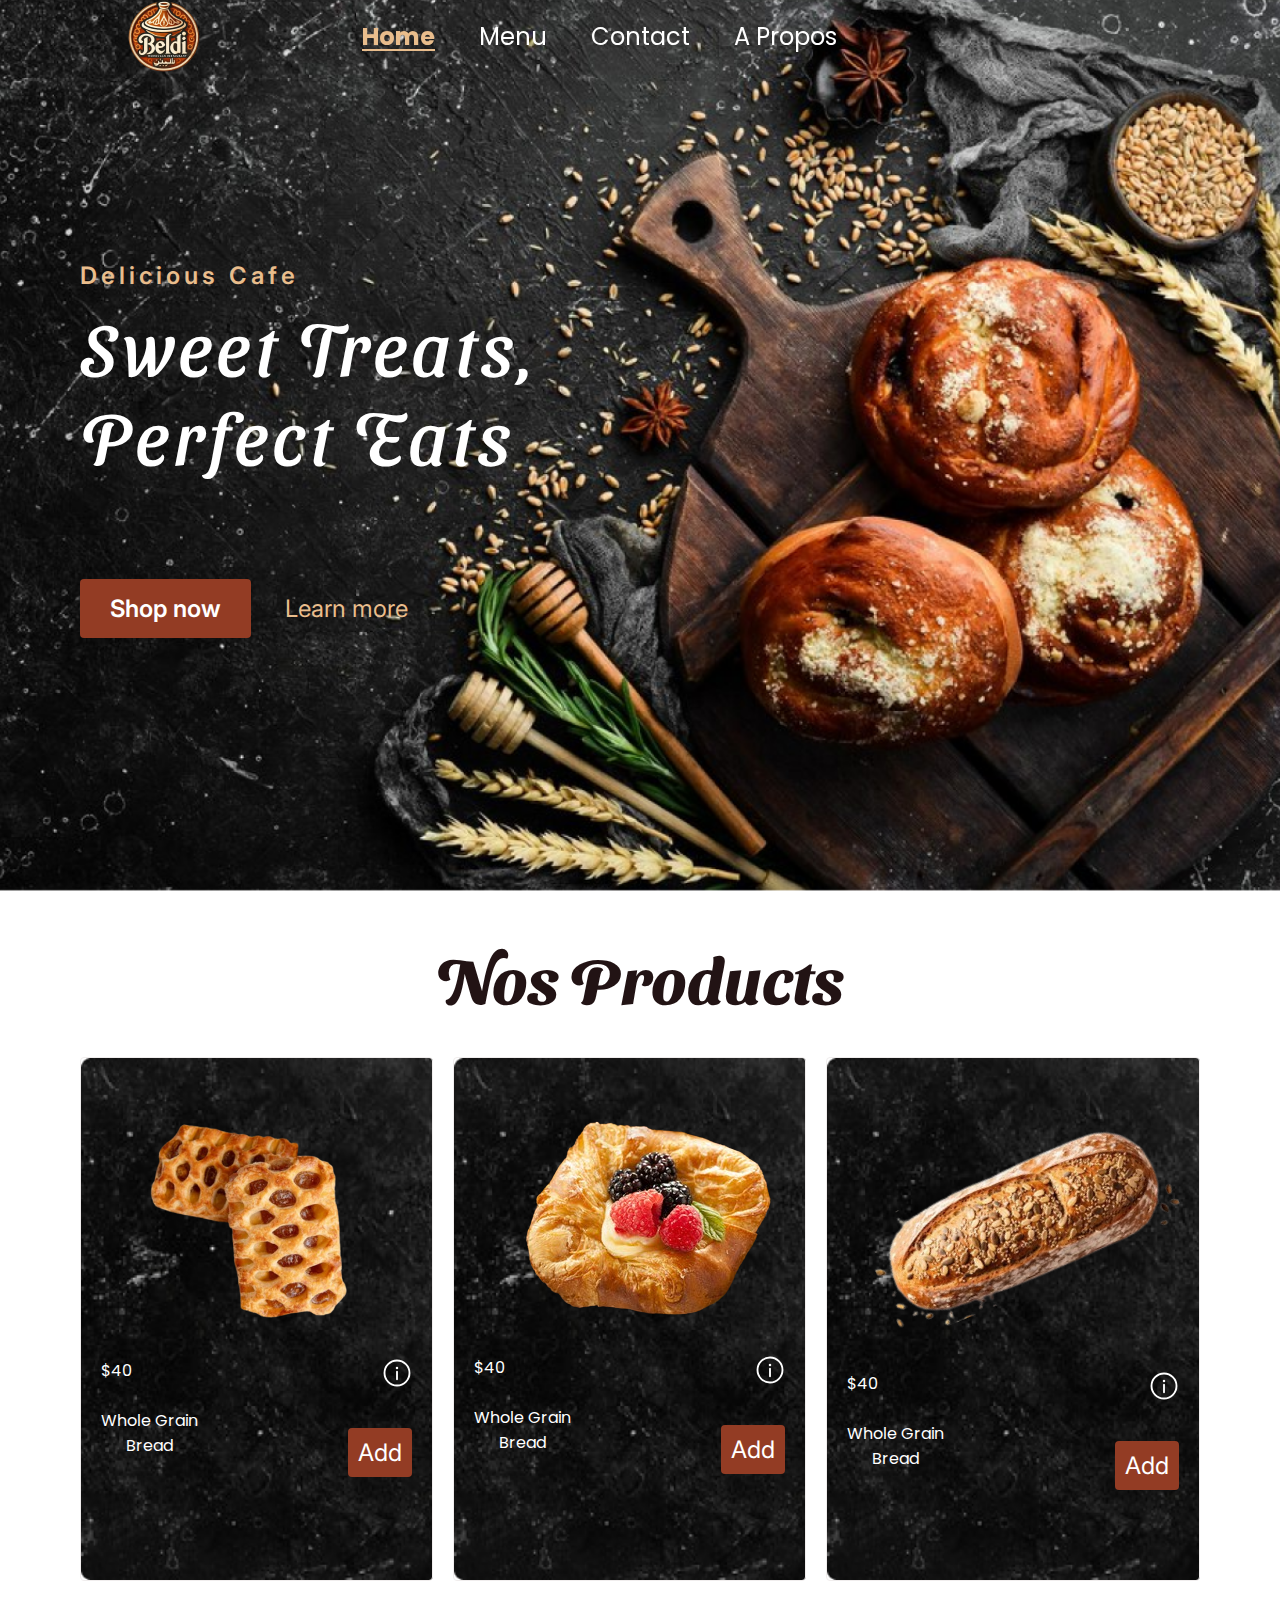
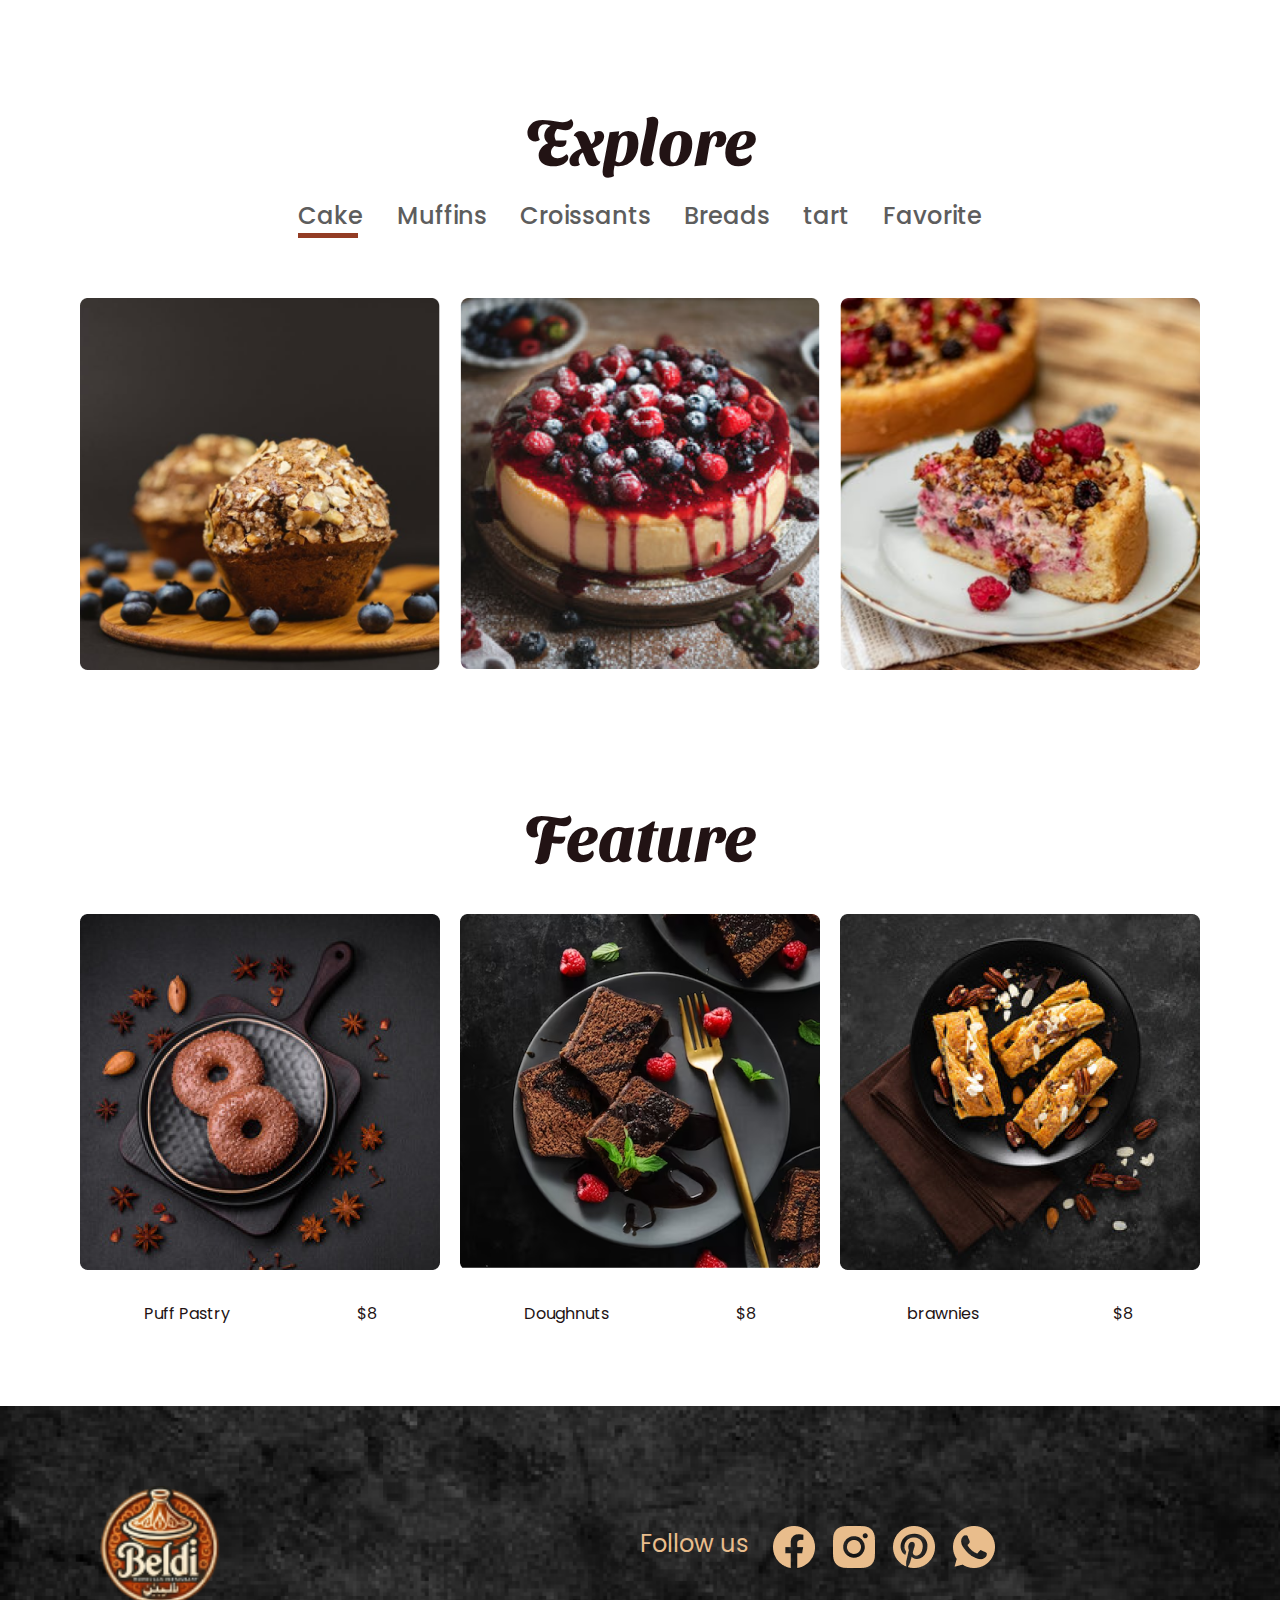
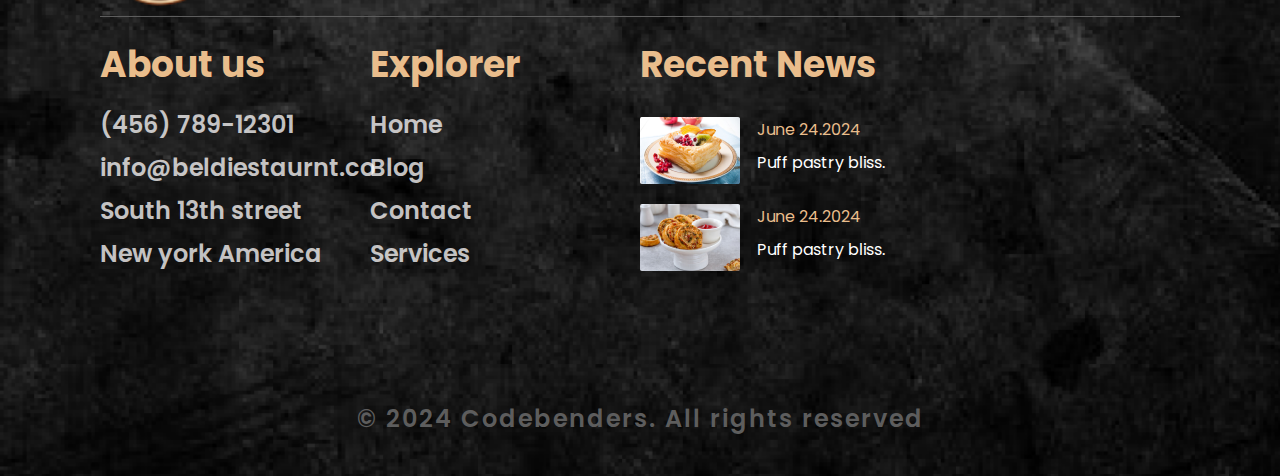
<file: index.html>
<!DOCTYPE html>
<html>
  <head>
    <meta charset="utf-8" />
    <!-- SEO Ajout Meta description qui permet aux moteurs de recherche de comprendre de quoi parle al page , et egalement il peut inciter l user a acceder au site car la descripttion s affiche sous le titre -->
    <meta
      name="description"
      content="Voyages pas chers, offres irrésistibles !"
    />

    <meta name="viewport" content="width=device-width, initial-scale=1" />
    <title>beldi</title>
    <link rel="stylesheet" type="text/css" href="css/style.css" />

    <link
      rel="stylesheet"
      href="https://unpkg.com/boxicons@latest/css/boxicons.min.css"
    />

    <link rel="preconnect" href="https://fonts.googleapis.com" />
    <link rel="preconnect" href="https://fonts.gstatic.com" crossorigin />
    <link
      href="https://fonts.googleapis.com/css2?family=Paytone+One&family=Poppins:wght@100;200;300;400;500;600;700;800;900&display=swap"
      rel="stylesheet"
    />
    <link
      href="https://fonts.googleapis.com/css2?family=Sansita+Swashed:wght@400;500;600;700&display=swap"
      rel="stylesheet"
    />
    <link
      href="https://fonts.googleapis.com/css2?family=Inter:wght@100;200;300;400;500;600;700;800;900&display=swap"
      rel="stylesheet"
    />
  </head>
  <body>
    <!--header--->
    <header >
      <img class="logo" src="img/logo.png" alt="Logo" />
      <ul class="navbar">
        <li class="active"><a href="index.html" title="Return to the homepage">Home</a></li>
        <!--seo / ajouter des titres aux lignes--->
        <li ><a href="menu.html" title="menu">Menu</a></li>
        <li><a href="contact.html" title="about us ">Contact</a></li>
        <li><a href="propos.html" title="contact us">A Propos</a></li>
      </ul>
    </header>

    <!--Home section--->
    <section class="home" id="home">
      <div class="home-text">
        <p class="sur-titre">Delicious Cafe</p>
        <h1>
          Sweet Treats,<br />
          Perfect Eats
        </h1>
        <a href="#" class="home-btn">Shop now</a>
        <a href="#" class="home-link">Learn more</a>
      </div>
    </section>

    <!--container--->
    <section>
      <h2> Nos Products</h2>
      <div class="photo-grid">
        <div class="container-box">
              <img  alt="description" src="img/p1.png" >
          
            <div class="flex-container-row">
              <div class="flex-item">$40</div>
              <div class="flex-item">
                <svg viewBox="0 0 24 24" width="30" height="30" fill="none" xmlns="http://www.w3.org/2000/svg" > <g class="SVGRepo_iconCarrier"> <circle cx="12" cy="12" r="10" stroke="#ffffff" stroke-width="1.5" ></circle> <path d="M12 17V11" stroke="#ffffff" stroke-width="1.5" stroke-linecap="round" ></path> <circle cx="1" cy="1" r="1" transform="matrix(1 0 0 -1 11 9)" fill="#ffffff" ></circle> </g> </svg>
              </div>
            </div>
            <div class="flex-container-row">
              <div class="flex-item">
                Whole Grain<br />
                Bread
              </div>
              <div class="flex-item"><a href="#" class="home-btn">Add</a></div>
            </div>
        </div>
  
    <div class="container-box">
            <div class="container-img">
              <img  alt="description" src="img/p2.png" >
            </div>
            <div class="flex-container-row">
              <div class="flex-item">$40</div>
              <div class="flex-item">
                <svg viewBox="0 0 24 24" width="30" height="30" fill="none" xmlns="http://www.w3.org/2000/svg" > <g class="SVGRepo_iconCarrier"> <circle cx="12" cy="12" r="10" stroke="#ffffff" stroke-width="1.5" ></circle> <path d="M12 17V11" stroke="#ffffff" stroke-width="1.5" stroke-linecap="round" ></path> <circle cx="1" cy="1" r="1" transform="matrix(1 0 0 -1 11 9)" fill="#ffffff" ></circle> </g> </svg>
              </div>
            </div>
            <div class="flex-container-row">
              <div class="flex-item">
                Whole Grain<br />
                Bread
              </div>
              <div class="flex-item"><a href="#" class="home-btn">Add</a></div>
            </div>
    </div>
    <div class="container-box">
        <div class="container-img">
          <img alt="description" src="img/p3.png" >
        </div>
        <div class="flex-container-row">
          <div class="flex-item">$40</div>
          <div class="flex-item">
            <svg viewBox="0 0 24 24" width="30" height="30" fill="none" xmlns="http://www.w3.org/2000/svg" > <g class="SVGRepo_iconCarrier"> <circle cx="12" cy="12" r="10" stroke="#ffffff" stroke-width="1.5" ></circle> <path d="M12 17V11" stroke="#ffffff" stroke-width="1.5" stroke-linecap="round" ></path> <circle cx="1" cy="1" r="1" transform="matrix(1 0 0 -1 11 9)" fill="#ffffff" ></circle> </g> </svg>
          </div>
        </div>
        <div class="flex-container-row">
          <div class="flex-item">
            Whole Grain<br />
            Bread
          </div>
          <div class="flex-item"><a href="#" class="home-btn">Add</a></div>
        </div>
      </div>
  


 
</div>


    </section>
    <!------------------------- explorer ------------------------------------>
    <section>
   
        <h2>Explore</h2>
    
      <nav class="second-navbar">
        <ul class="second-navbar">
          <li><a href="#">Cake</a></li>
          <li><a href="#">Muffins</a></li>
          <li><a href="#">Croissants</a></li>
          <li><a href="#">Breads</a></li>
          <li><a href="#">tart</a></li>
          <li><a href="#">Favorite</a></li>
        </ul>
      </nav>
      <div class="package-content">
        <div class="thum">
          <img alt="description" src="img/exp1.png" />
        </div>
        <div class="thum">
          <img alt="description" src="img/exp2.png" />
        </div>
        <div class="thum">
          <img alt="description" src="img/exp3.png" />
        </div>
      </div>
    </section>
    <!------------------------- feature ------------------------------------>
    <section>

        <h2>Feature</h2>

     
      <div class="package-content">
        <div class="box">
          <div class="thum">
            <img alt="description" src="img/f1.png" />
          </div>
          <div class="desc-content">
            <p>Puff Pastry</p>
            <p>$8</p>
          </div>
        </div>
        <div class="box">
          <div class="thum">
            <img alt="description" src="img/f2.png" />
          </div>
          <div class="desc-content">
            <p>Doughnuts</p>
            <p>$8</p>
          </div>
        </div>
        <div class="box">
          <div class="thum">
            <img alt="description" src="img/f3.png" />
          </div>
          <div class="desc-content">
            <p>brawnies</p>
            <p>$8</p>
          </div>
        </div>
      </div>
    </section>
  <!--footer--->
  <section id="sectionfooter">
    <div class="footer">
      <div class="footerhead">
        <div class="footer1item">
          <img class="logofooter" src="img/logo.png" alt="Logo" />
        </div>
        <div class="footer1item">
          <p>Follow us</p>
          <div class="social">
            <a href="#"
              ><img
                class="iconS"
                src="img/s1.png"
                alt="Logo"
            /></a>
            <a href="#"
              ><img
              
                class="iconS"
                src="img/s2.png"
                alt="Logo"
            /></a>
            <a href="#"
              ><img
             
                class="iconS"
                src="img/s3.png"
                alt="Logo"
            /></a>
            <a href="#"
              ><img
         
                class="iconS"
                src="img/s4.png"
                alt="Logo"
            /></a>
          </div>
        </div>
      </div>
      <div class="footer1">
        <div class="footer1item">
          <div class="footer1item">
            <div class="list">
              <h4>About us</h4>
              <ul>
                <li><a href="#">(456) 789-12301</a></li>
                <li><a href="#">info@beldiestaurnt.co</a></li>
                <li><a href="#">South 13th street</a></li>
                <li><a href="#">New york America</a></li>
              </ul>
            </div>
          </div>
          <div class="footer1item">
            <div class="list">
              <h4>Explorer</h4>
              <ul>
                <li><a href="#">Home</a></li>
                <li><a href="#">Blog</a></li>
                <li><a href="#">Contact</a></li>
                <li><a href="#">Services</a></li>
              </ul>
            </div>
          </div>
        </div>

        

        <div class="footer1item">
          <div class="list">
            <h4>Recent News</h4>
          </div>

          <div class="footer1">
            <div class="footer2item">
              <img  alt="description" src="img/ft1.png"  />
            </div>
            <div class="footer1item">
              <p class="p-small-s-color">June 24.2024</p>
              <p class="p-small-B-color">Puff pastry bliss.</p>
            </div>
          </div>

          <div class="footer1">
            <div class="footer2item">
              <img  alt="description" src="img/ft2.png"  />
            </div>
            <div class="footer1item">
              <p class="p-small-s-color">June 24.2024</p>
              <p class="p-small-B-color">Puff pastry bliss.</p>
            </div>
          </div>
        </div>
      </div>





    </div>

    <div class="end-text">
      <p>© 2024 Codebenders. All rights reserved</p>
    </div>
  </section>

  <!--link to js--->
  <script type="text/javascript" src="js/script.js"></script>
</body>
</html>
</file>
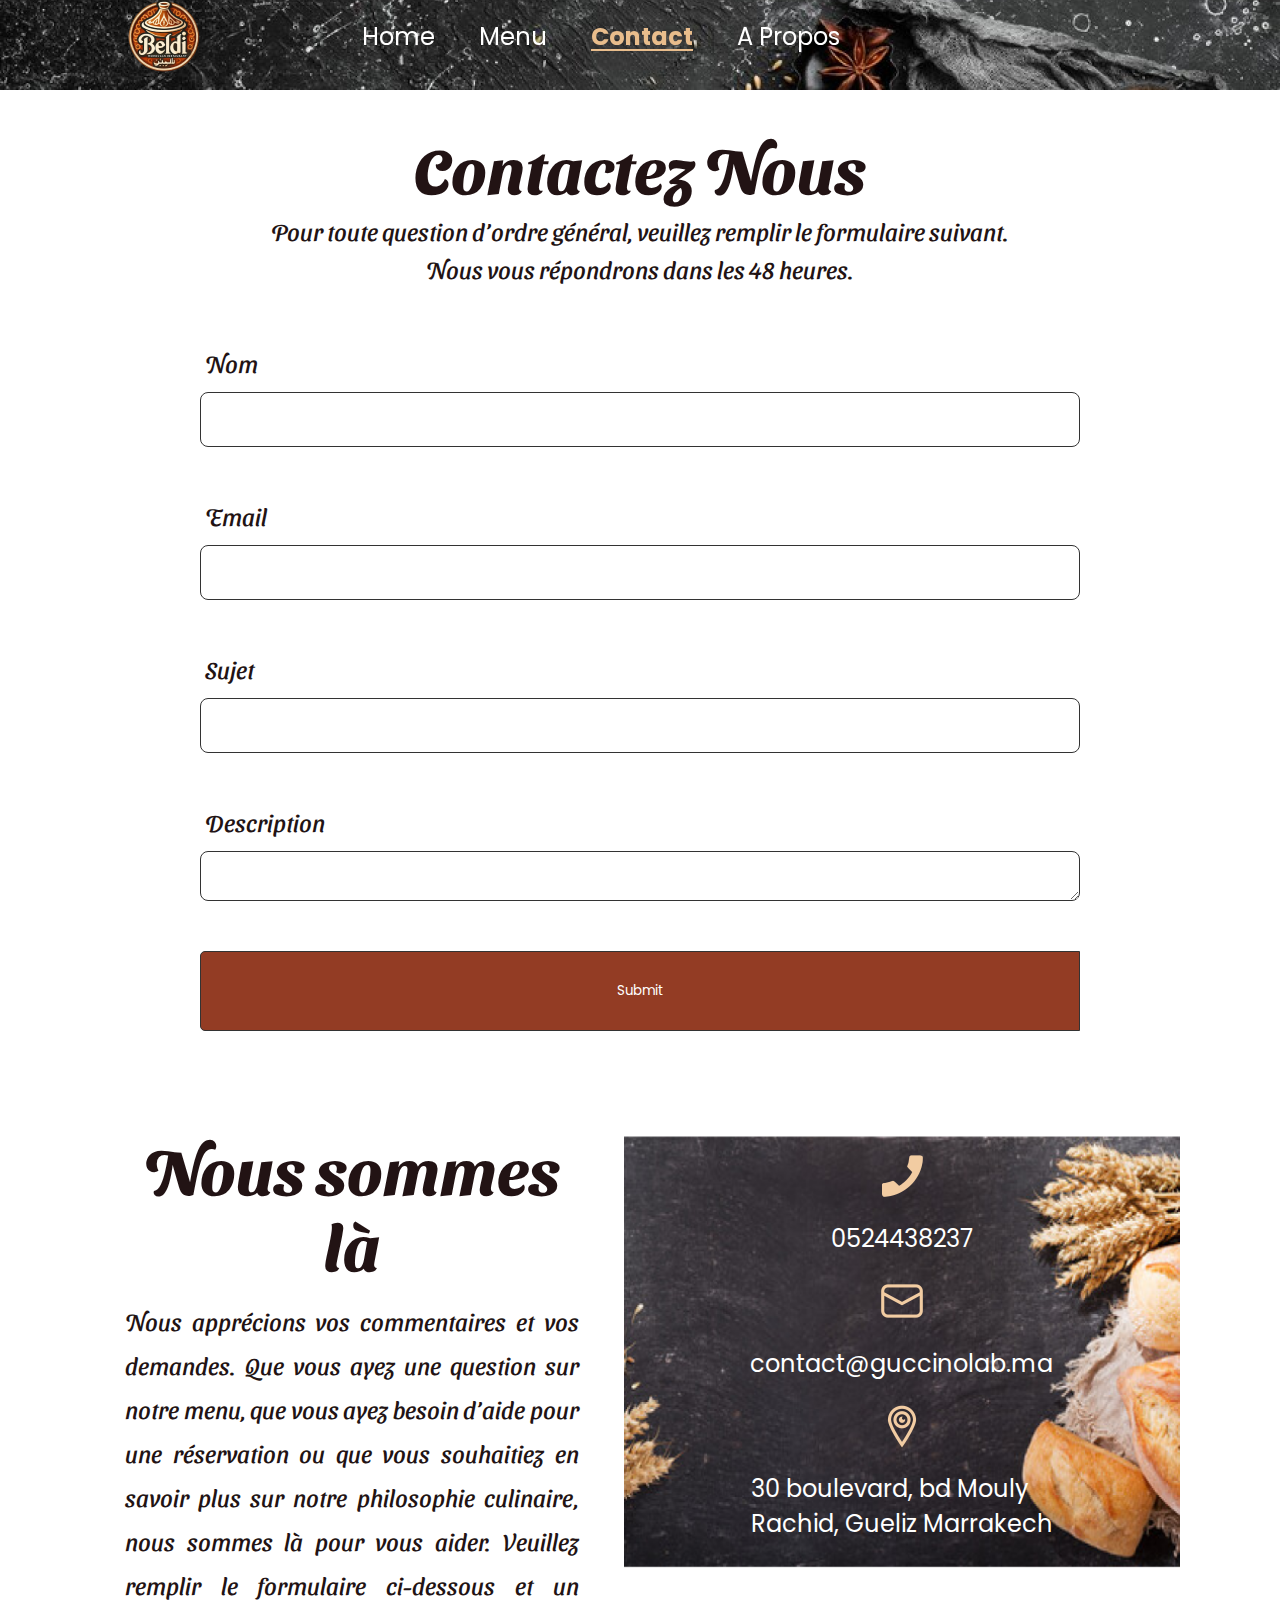
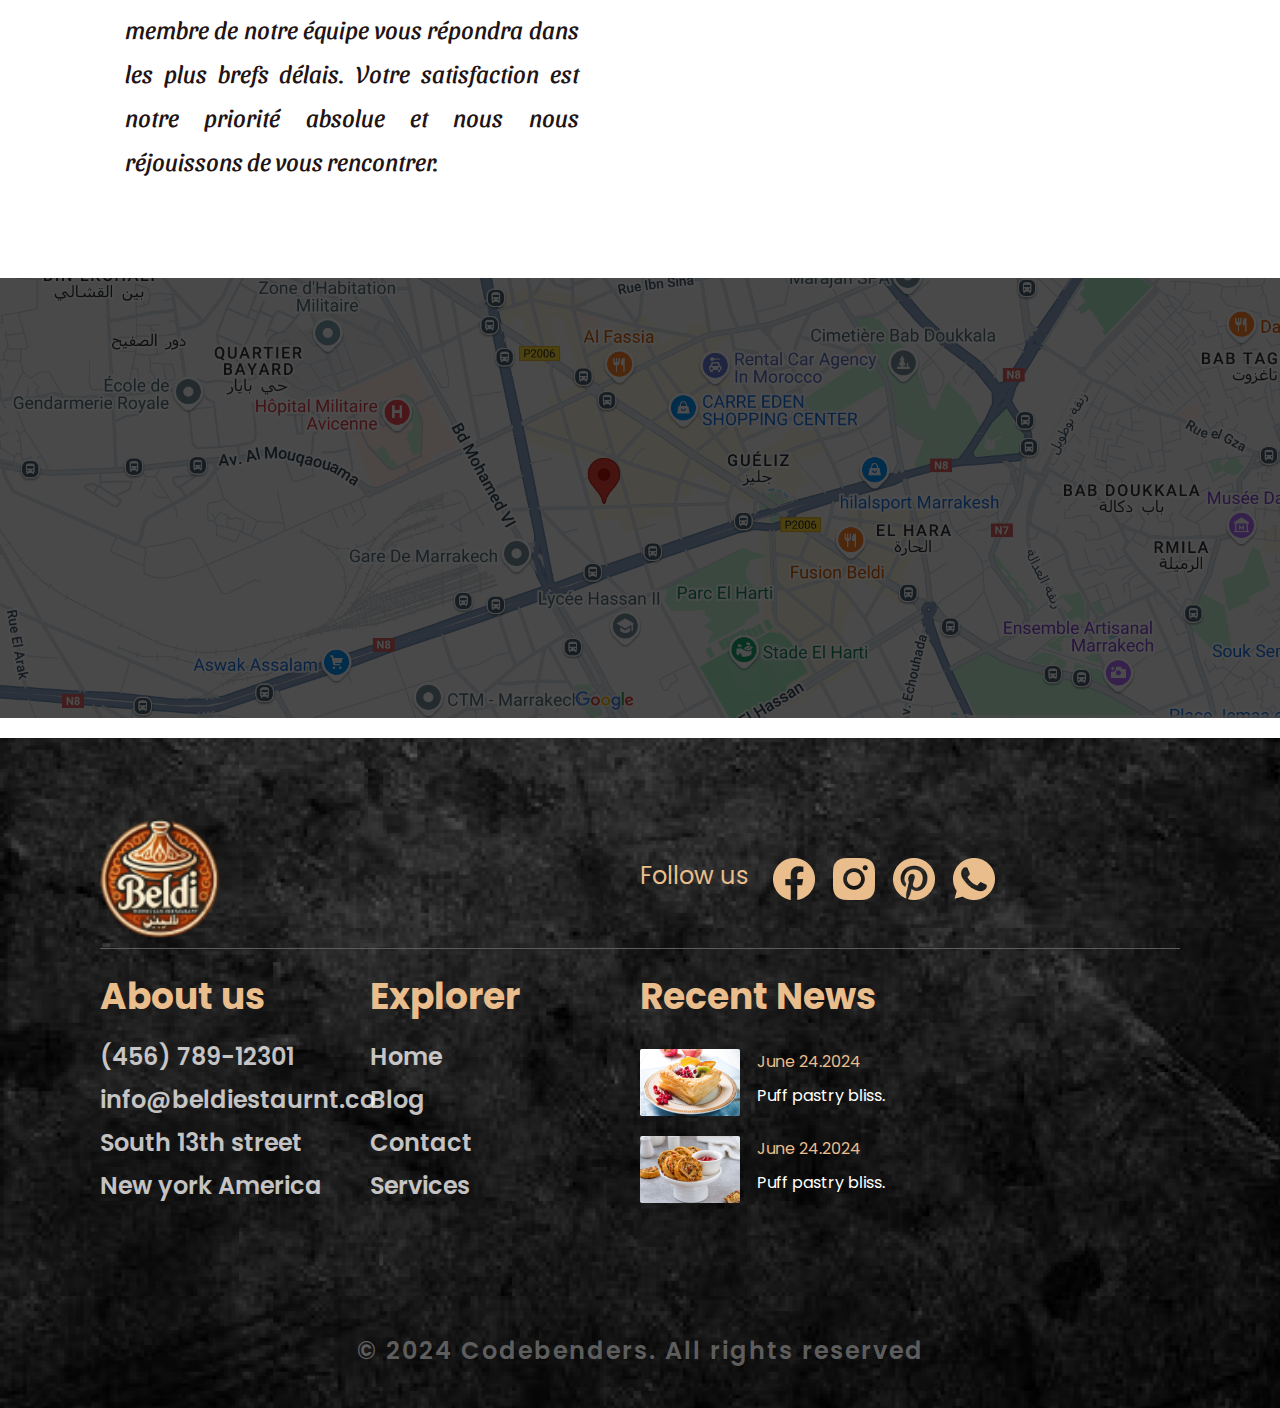
<file: contact.html>
<!DOCTYPE html>
<html>
  <head>
    <meta charset="utf-8" />
    <!-- SEO Ajout Meta description qui permet aux moteurs de recherche de comprendre de quoi parle al page , et egalement il peut inciter l user a acceder au site car la descripttion s affiche sous le titre -->
    <meta
      name="description"
      content="Voyages pas chers, offres irrésistibles !"
    />

    <meta name="viewport" content="width=device-width, initial-scale=1" />
    <title>beldi</title>
    <link rel="stylesheet" type="text/css" href="css/style.css" />

    <link
      rel="stylesheet"
      href="https://unpkg.com/boxicons@latest/css/boxicons.min.css"
    />

    <link rel="preconnect" href="https://fonts.googleapis.com" />
    <link rel="preconnect" href="https://fonts.gstatic.com" crossorigin />
    <link
      href="https://fonts.googleapis.com/css2?family=Paytone+One&family=Poppins:wght@100;200;300;400;500;600;700;800;900&display=swap"
      rel="stylesheet"
    />
    <link
      href="https://fonts.googleapis.com/css2?family=Sansita+Swashed:wght@400;500;600;700&display=swap"
      rel="stylesheet"
    />
    <link
      href="https://fonts.googleapis.com/css2?family=Inter:wght@100;200;300;400;500;600;700;800;900&display=swap"
      rel="stylesheet"
    />
  </head>
  <body>
    <!--header--->
    <header>
      <img class="logo" src="img/logo.png" alt="Logo" />
      <ul class="navbar">
        <li><a href="index.html" title="Return to the homepage">Home</a></li>
        <li><a href="menu.html" title="menu">Menu</a></li>
        <li class="active">
          <a href="contact.html" title="about us ">Contact</a>
        </li>
        <li><a href="propos.html" title="contact us">A Propos</a></li>
      </ul>
    </header>
    <!---  <img alt="description"  class="background-menu-small" src="img/background-menu.png" alt="">

-->
    <section class="home2" id="home">
      <div class="home-text"></div>
    </section>

    <section>
      <h2>Contactez Nous</h2>
      <p class="text-basic-center">
        Pour toute question d’ordre général, veuillez remplir le formulaire
        suivant.
        <br />
        Nous vous répondrons dans les 48 heures.
      </p>
      <form class="formContact">
        <label for="fname">Nom</label>
        <input type="text"  name="fname" />
        <label for="lname">Email</label>
        <input type="text"  name="email" />
        <label for="lname">Sujet</label>
        <input type="text"  name="sujet" />
        <label for="lname">Description</label>
        <textarea name="description"></textarea>
        <input type="submit" value="Submit" />
      </form>
    </section>





    <section>
      <div class="container">
        <div class="text">
          <h2>Nous sommes là</h2>
          <p class="text-basic-justify">
            Nous apprécions vos commentaires et vos demandes. Que vous ayez une
            question sur notre menu, que vous ayez besoin d’aide pour une
            réservation ou que vous souhaitiez en savoir plus sur notre
            philosophie culinaire, nous sommes là pour vous aider. Veuillez
            remplir le formulaire ci-dessous et un membre de notre équipe vous
            répondra dans les plus brefs délais. Votre satisfaction est notre
            priorité absolue et nous nous réjouissons de vous rencontrer.
          </p>
        </div>
        <div class="container-img-bkg">
          <img alt="description" src="img/Phone.png" />
          <p>0524438237</p>
          <img alt="description" src="img/Envelope.png" />
          <p>contact@guccinolab.ma</p>
          <img alt="description" src="img/Visit.png" />
          <p>30 boulevard, bd Mouly <br />Rachid, Gueliz Marrakech</p>
        </div>
      </div>

  
    </section>

    <div class="map">
    </div>
  <!--footer--->
  <section id="sectionfooter">
    <div class="footer">
      <div class="footerhead">
        <div class="footer1item">
          <img alt="description" class="logofooter" src="img/logo.png"  />
        </div>
        <div class="footer1item">
          <p>Follow us</p>
          <div class="social">
            <a href="#"
              ><img
              
                class="iconS"
                src="img/s1.png"
                alt="Logo"
            /></a>
            <a href="#"
              ><img
            
                class="iconS"
                src="img/s2.png"
                alt="Logo"
            /></a>
            <a href="#"
              ><img
           
                class="iconS"
                src="img/s3.png"
                alt="Logo"
            /></a>
            <a href="#"
              ><img
             
                class="iconS"
                src="img/s4.png"
                alt="Logo"
            /></a>
          </div>
        </div>
      </div>
      <div class="footer1">
        <div class="footer1item">
          <div class="footer1item">
            <div class="list">
              <h4>About us</h4>
              <ul>
                <li><a href="#">(456) 789-12301</a></li>
                <li><a href="#">info@beldiestaurnt.co</a></li>
                <li><a href="#">South 13th street</a></li>
                <li><a href="#">New york America</a></li>
              </ul>
            </div>
          </div>
          <div class="footer1item">
            <div class="list">
              <h4>Explorer</h4>
              <ul>
                <li><a href="#">Home</a></li>
                <li><a href="#">Blog</a></li>
                <li><a href="#">Contact</a></li>
                <li><a href="#">Services</a></li>
              </ul>
            </div>
          </div>
        </div>

        

        <div class="footer1item">
          <div class="list">
            <h4>Recent News</h4>
          </div>

          <div class="footer1">
            <div class="footer2item">
              <img  alt="description" src="img/ft1.png"  />
            </div>
            <div class="footer1item">
              <p class="p-small-s-color">June 24.2024</p>
              <p class="p-small-B-color">Puff pastry bliss.</p>
            </div>
          </div>

          <div class="footer1">
            <div class="footer2item">
              <img alt="description" src="img/ft2.png"/>
            </div>
            <div class="footer1item">
              <p class="p-small-s-color">June 24.2024</p>
              <p class="p-small-B-color">Puff pastry bliss.</p>
            </div>
          </div>
        </div>
      </div>





    </div>

    <div class="end-text">
      <p>© 2024 Codebenders. All rights reserved</p>
    </div>
  </section>

  <!--link to js--->
  <script type="text/javascript" src="js/script.js"></script>
</body>
</html>
</file>
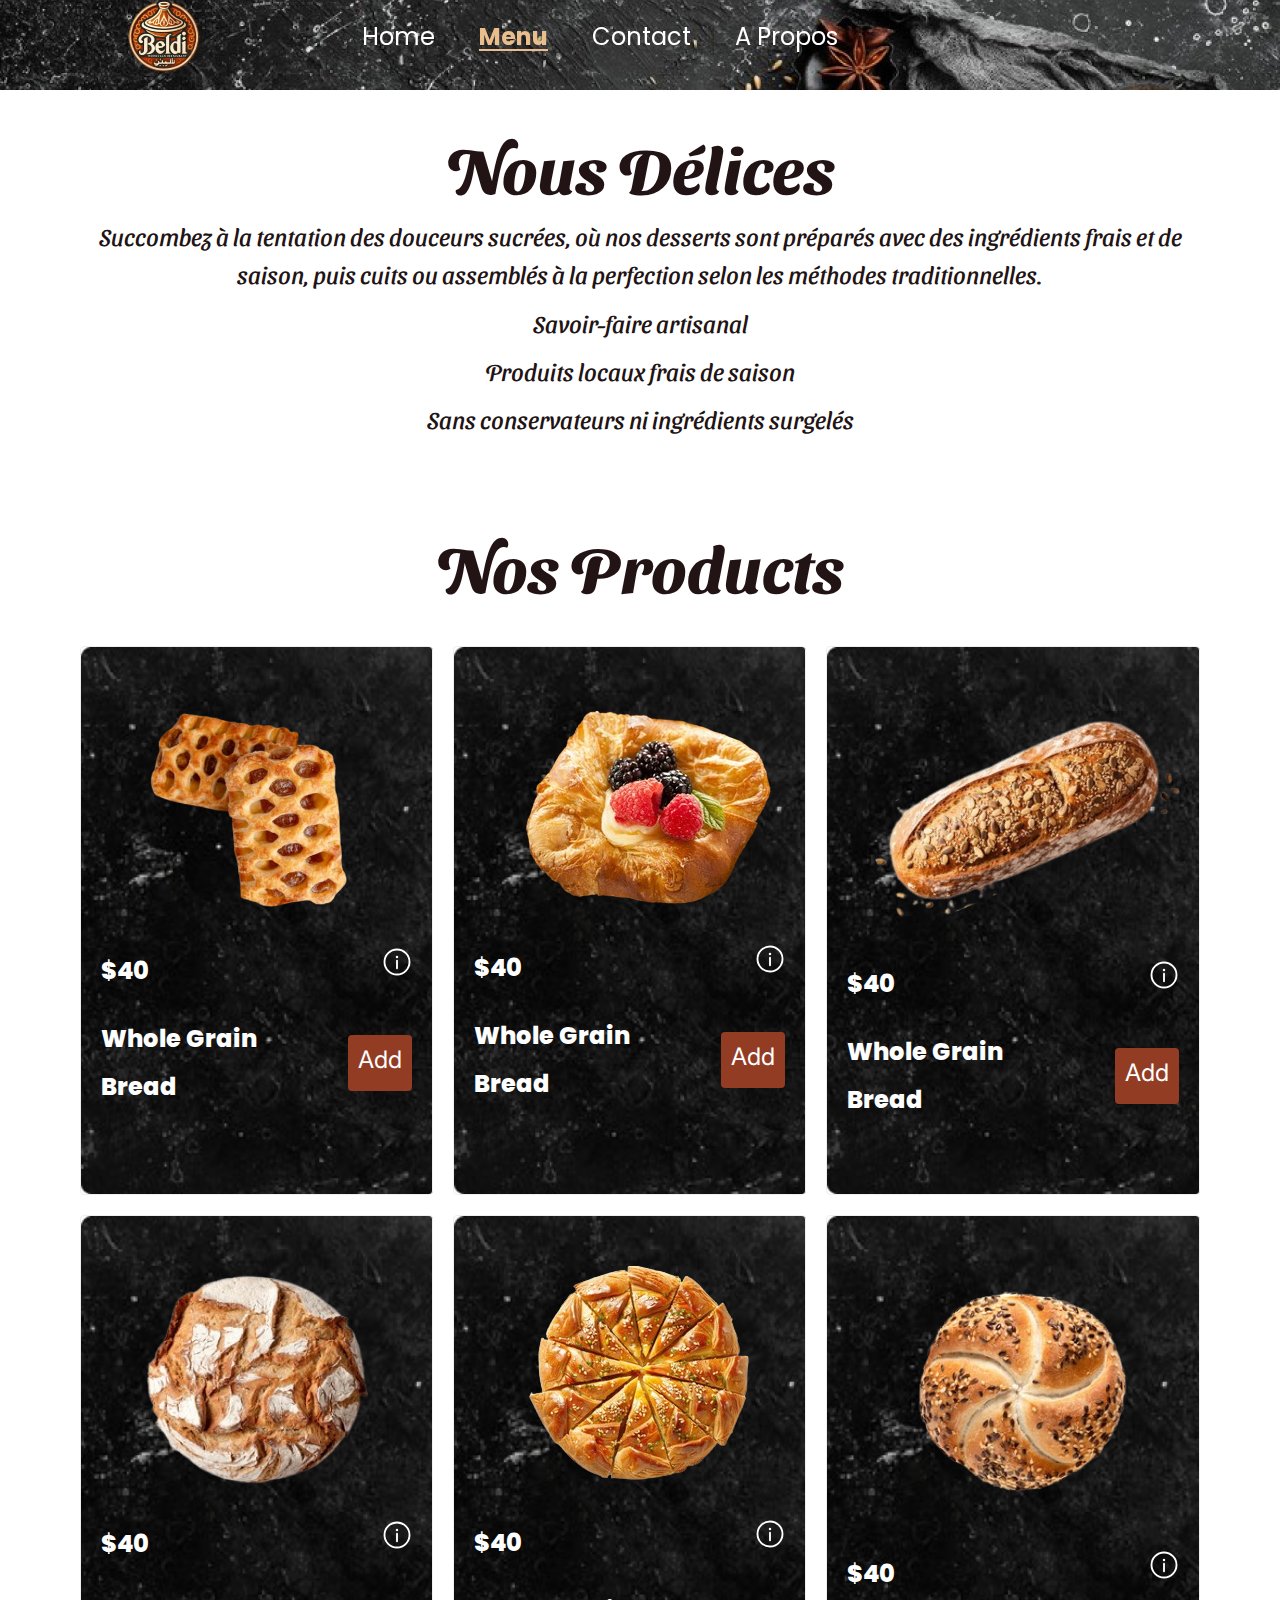
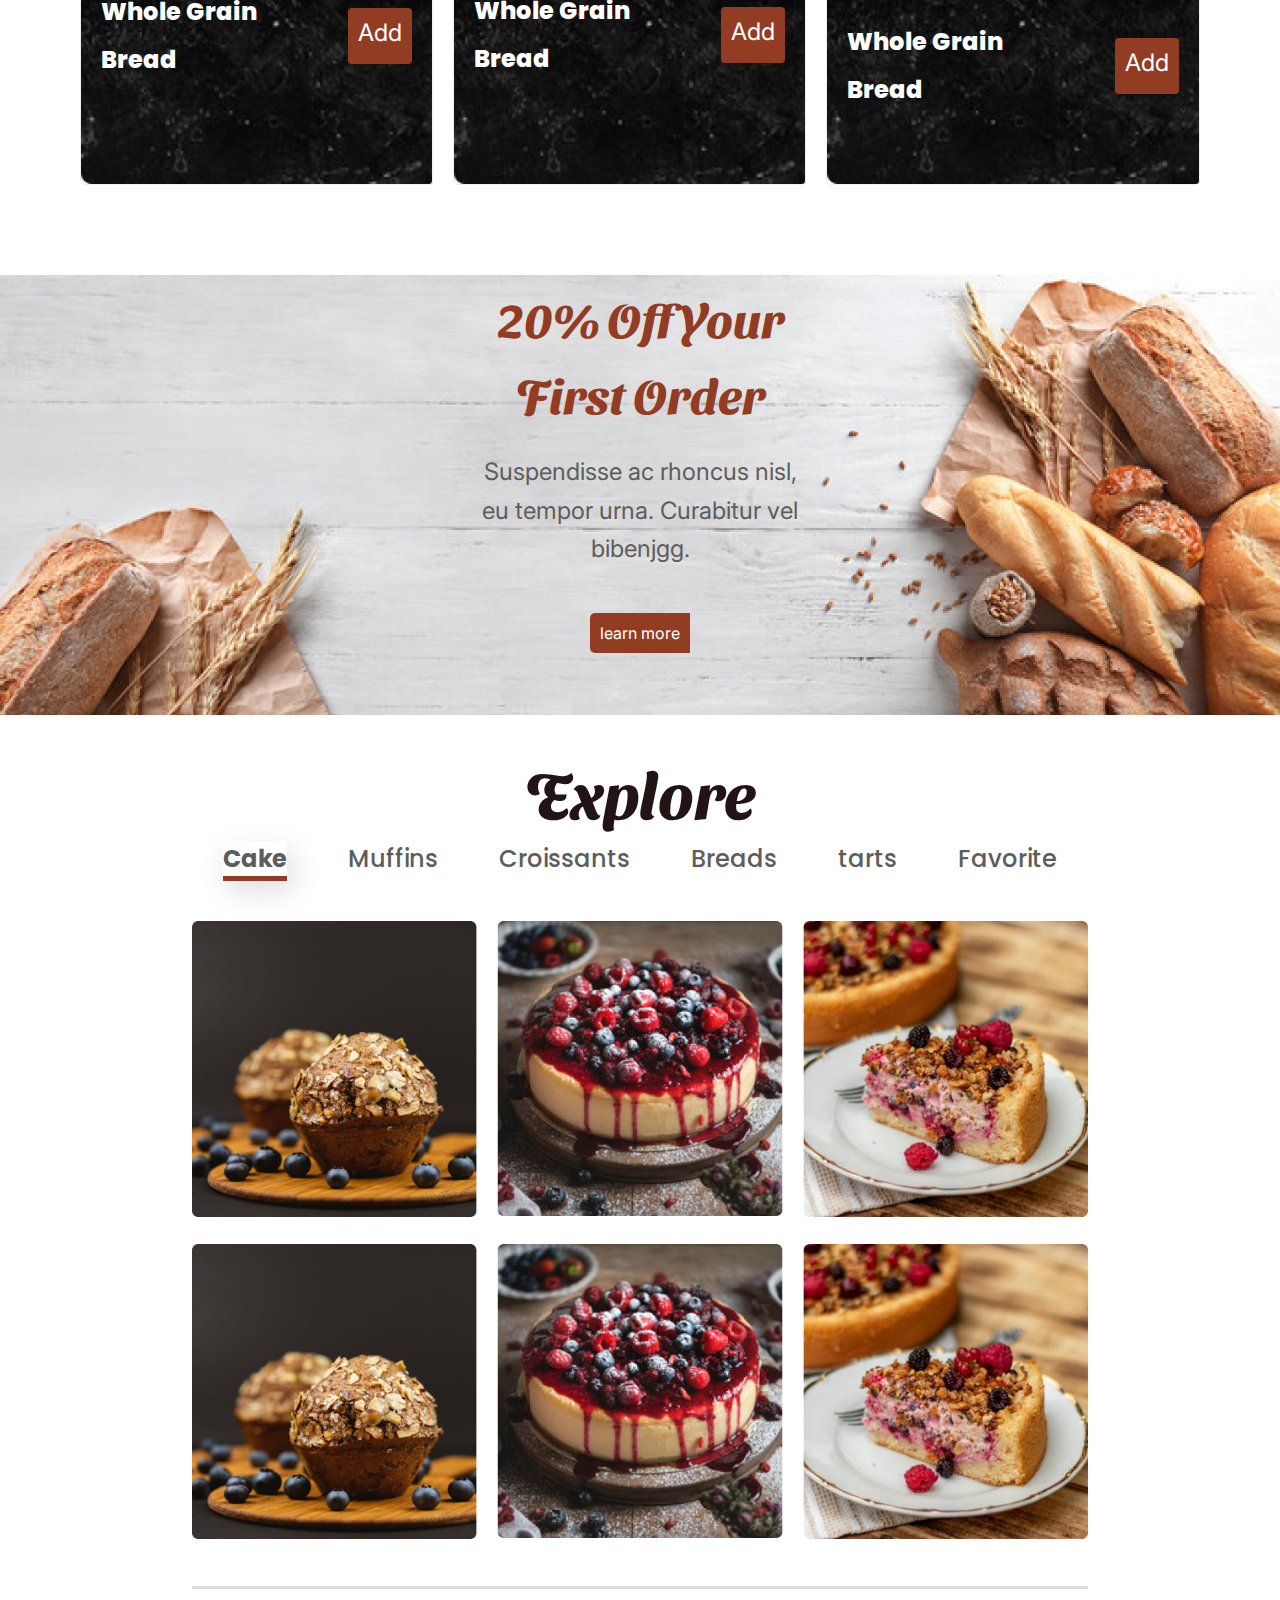
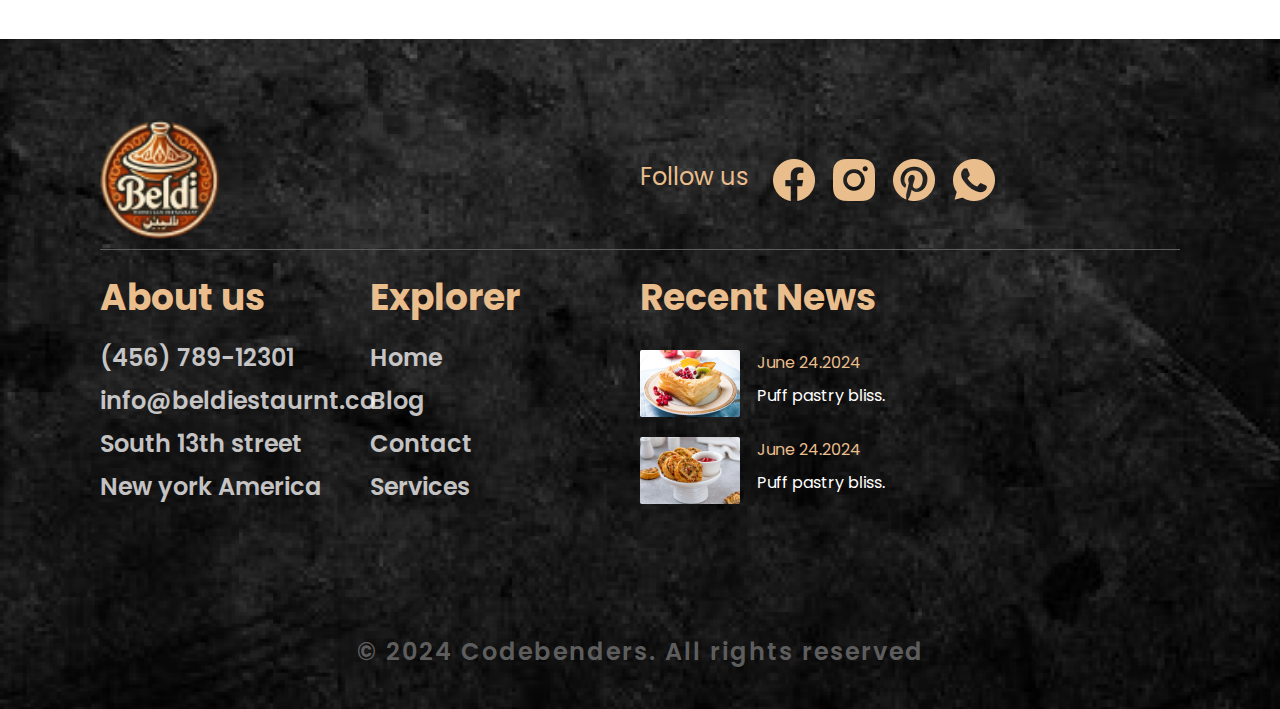
<file: menu.html>
<!DOCTYPE html>
<html>
  <head>
    <meta charset="utf-8" />
    <!-- SEO Ajout Meta description qui permet aux moteurs de recherche de comprendre de quoi parle al page , et egalement il peut inciter l user a acceder au site car la descripttion s affiche sous le titre -->
    <meta
      name="description"
      content="Voyages pas chers, offres irrésistibles !"
    />

    <meta name="viewport" content="width=device-width, initial-scale=1" />
    <title>beldi</title>
    <link rel="stylesheet" type="text/css" href="css/style.css" />

    <link
      rel="stylesheet"
      href="https://unpkg.com/boxicons@latest/css/boxicons.min.css"
    />

    <link rel="preconnect" href="https://fonts.googleapis.com" />
    <link rel="preconnect" href="https://fonts.gstatic.com" crossorigin />
    <link
      href="https://fonts.googleapis.com/css2?family=Paytone+One&family=Poppins:wght@100;200;300;400;500;600;700;800;900&display=swap"
      rel="stylesheet"
    />
    <link
      href="https://fonts.googleapis.com/css2?family=Sansita+Swashed:wght@400;500;600;700&display=swap"
      rel="stylesheet"
    />
    <link
      href="https://fonts.googleapis.com/css2?family=Inter:wght@100;200;300;400;500;600;700;800;900&display=swap"
      rel="stylesheet"
    />
  </head>
  <body>
    <!--header--->
    <header>
      <img  class="logo" src="img/logo.png" alt="Logo" />
      <ul class="navbar">
        <li><a href="index.html" title="Return to the homepage">Home</a></li>
        <li class="active"><a href="menu.html" title="menu">Menu</a></li>
        <li><a href="contact.html" title="about us ">Contact</a></li>
        <li><a href="propos.html" title="contact us">A Propos</a></li>
      </ul>
    </header>
    <!---  <img alt="description"  class="background-menu-small" src="img/background-menu.png" alt="">

-->
    <section class="home2" id="home">
      <div class="home-text"></div>
    </section>

    <section>
      <h2>Nous Délices</h2>
      <div class="text-basic-center">
        <p class="text-basic-center">
          Succombez à la tentation des douceurs sucrées, où nos desserts sont
          préparés avec des ingrédients frais et de saison, puis cuits ou
          assemblés à la perfection selon les méthodes traditionnelles.
        </p>
        <p class="text-basic-center">Savoir-faire artisanal</p>
        <p class="text-basic-center">Produits locaux frais de saison</p>
        <p class="text-basic-center">
          Sans conservateurs ni ingrédients surgelés
        </p>
      </div>
    </section>

    <section>
      <h2>Nos Products</h2>
      <div class="photo-grid">
        <div class="container-box">
          <img alt="description" src="img/p1.png" />
          <div class="flex-container-row">
            <div class="flex-item"><p>$40</p></div>
            <div class="flex-item">
              <svg
                viewBox="0 0 24 24"
                width="30"
                height="30"
                fill="none"
                xmlns="http://www.w3.org/2000/svg"
              >
                <g class="SVGRepo_iconCarrier">
                  <circle
                    cx="12"
                    cy="12"
                    r="10"
                    stroke="#ffffff"
                    stroke-width="1.5"
                  ></circle>
                  <path
                    d="M12 17V11"
                    stroke="#ffffff"
                    stroke-width="1.5"
                    stroke-linecap="round"
                  ></path>
                  <circle
                    cx="1"
                    cy="1"
                    r="1"
                    transform="matrix(1 0 0 -1 11 9)"
                    fill="#ffffff"
                  ></circle>
                </g>
              </svg>
            </div>
          </div>
          <div class="flex-container-row">
            <div class="flex-item">
             <p> Whole Grain<br/>
              Bread</p>
            </div>
            <div class="flex-item"><a href="#" class="home-btn">Add</a></div>
          </div>
        </div>

        <div class="container-box">
          <div class="container-img">
            <img alt="description" src="img/p2.png" />
          </div>
          <div class="flex-container-row">
            <div class="flex-item"><p>$40</p></div>
            <div class="flex-item">
              <svg
                viewBox="0 0 24 24"
                width="30"
                height="30"
                fill="none"
                xmlns="http://www.w3.org/2000/svg"
              >
                <g class="SVGRepo_iconCarrier">
                  <circle
                    cx="12"
                    cy="12"
                    r="10"
                    stroke="#ffffff"
                    stroke-width="1.5"
                  ></circle>
                  <path
                    d="M12 17V11"
                    stroke="#ffffff"
                    stroke-width="1.5"
                    stroke-linecap="round"
                  ></path>
                  <circle
                    cx="1"
                    cy="1"
                    r="1"
                    transform="matrix(1 0 0 -1 11 9)"
                    fill="#ffffff"
                  ></circle>
                </g>
              </svg>
            </div>
          </div>
          <div class="flex-container-row">
            <div class="flex-item">
             <p>  Whole Grain<br />
              Bread </p>
            </div>
            <div class="flex-item"><a href="#" class="home-btn">Add</a></div>
          </div>
        </div>
        <div class="container-box">
          <div class="container-img">
            <img alt="description" src="img/p3.png" />
          </div>
          <div class="flex-container-row">
            <div class="flex-item"><p>$40</p></div>
            <div class="flex-item">
              <svg
                viewBox="0 0 24 24"
                width="30"
                height="30"
                fill="none"
                xmlns="http://www.w3.org/2000/svg"
              >
                <g class="SVGRepo_iconCarrier">
                  <circle
                    cx="12"
                    cy="12"
                    r="10"
                    stroke="#ffffff"
                    stroke-width="1.5"
                  ></circle>
                  <path
                    d="M12 17V11"
                    stroke="#ffffff"
                    stroke-width="1.5"
                    stroke-linecap="round"
                  ></path>
                  <circle
                    cx="1"
                    cy="1"
                    r="1"
                    transform="matrix(1 0 0 -1 11 9)"
                    fill="#ffffff"
                  ></circle>
                </g>
              </svg>
            </div>
          </div>
          <div class="flex-container-row">
            <div class="flex-item">
             <p>  Whole Grain<br />
              Bread </p>
            </div>
            <div class="flex-item"><a href="#" class="home-btn">Add</a></div>
          </div>
        </div>
        <div class="container-box">
          <img alt="description" src="img/p4.png" />

          <div class="flex-container-row">
            <div class="flex-item"><p>$40</p></div>
            <div class="flex-item">
              <svg
                viewBox="0 0 24 24"
                width="30"
                height="30"
                fill="none"
                xmlns="http://www.w3.org/2000/svg"
              >
                <g class="SVGRepo_iconCarrier">
                  <circle
                    cx="12"
                    cy="12"
                    r="10"
                    stroke="#ffffff"
                    stroke-width="1.5"
                  ></circle>
                  <path
                    d="M12 17V11"
                    stroke="#ffffff"
                    stroke-width="1.5"
                    stroke-linecap="round"
                  ></path>
                  <circle
                    cx="1"
                    cy="1"
                    r="1"
                    transform="matrix(1 0 0 -1 11 9)"
                    fill="#ffffff"
                  ></circle>
                </g>
              </svg>
            </div>
          </div>
          <div class="flex-container-row">
            <div class="flex-item">
             <p>  Whole Grain<br />
              Bread </p>
            </div>
            <div class="flex-item"><a href="#" class="home-btn">Add</a></div>
          </div>
        </div>

        <div class="container-box">
          <div class="container-img">
            <img alt="description" src="img/p6.png" />
          </div>
          <div class="flex-container-row">
            <div class="flex-item"><p>$40</p></div>
            <div class="flex-item">
              <svg
                viewBox="0 0 24 24"
                width="30"
                height="30"
                fill="none"
                xmlns="http://www.w3.org/2000/svg"
              >
                <g class="SVGRepo_iconCarrier">
                  <circle
                    cx="12"
                    cy="12"
                    r="10"
                    stroke="#ffffff"
                    stroke-width="1.5"
                  ></circle>
                  <path
                    d="M12 17V11"
                    stroke="#ffffff"
                    stroke-width="1.5"
                    stroke-linecap="round"
                  ></path>
                  <circle
                    cx="1"
                    cy="1"
                    r="1"
                    transform="matrix(1 0 0 -1 11 9)"
                    fill="#ffffff"
                  ></circle>
                </g>
              </svg>
            </div>
          </div>
          <div class="flex-container-row">
            <div class="flex-item">
             <p>  Whole Grain<br />
              Bread </p>
            </div>
            <div class="flex-item"><a href="#" class="home-btn">Add</a></div>
          </div>
        </div>
        <div class="container-box">
          <div class="container-img">
            <img alt="description" src="img/p5.png" />
          </div>
          <div class="flex-container-row">
            <div class="flex-item"><p>$40</p></div>
            <div class="flex-item">
              <svg
                viewBox="0 0 24 24"
                width="30"
                height="30"
                fill="none"
                xmlns="http://www.w3.org/2000/svg"
              >
                <g class="SVGRepo_iconCarrier">
                  <circle
                    cx="12"
                    cy="12"
                    r="10"
                    stroke="#ffffff"
                    stroke-width="1.5"
                  ></circle>
                  <path
                    d="M12 17V11"
                    stroke="#ffffff"
                    stroke-width="1.5"
                    stroke-linecap="round"
                  ></path>
                  <circle
                    cx="1"
                    cy="1"
                    r="1"
                    transform="matrix(1 0 0 -1 11 9)"
                    fill="#ffffff"
                  ></circle>
                </g>
              </svg>
            </div>
          </div>
          <div class="flex-container-row">
            <div class="flex-item">
             <p>  Whole Grain<br />
              Bread </p>
            </div>
            <div class="flex-item"><a href="#" class="home-btn">Add</a></div>
          </div>
        </div>
      </div>
    </section>

    <div class="promo">
      <h4>
        20% Off Your <br />
        First Order
      </h4>
      <p>
        Suspendisse ac rhoncus nisl,<br />
        eu tempor urna. Curabitur vel <br />
        bibenjgg.
      </p>
      <a href="#" class="home-btn">learn more</a>
    </div>

    <section>
      <h2>Explore</h2>

      <div class="tabs">
        <input
          type="radio"
          class="tabs__radio"
          name="tabs-example"
          id="tab1"
          checked
        />
        <label for="tab1" class="tabs__label">Cake</label>
        <div class="tabs__content">
          <div class="package-content">
            <div class="thum">
              <img alt="description" src="img/exp1.png" />
            </div>
            <div class="thum">
              <img alt="description" src="img/exp2.png" />
            </div>
            <div class="thum">
              <img alt="description" src="img/exp3.png" />
            </div>
            <div class="thum">
              <img alt="description" src="img/exp1.png" />
            </div>
            <div class="thum">
              <img alt="description" src="img/exp2.png" />
            </div>
            <div class="thum">
              <img alt="description" src="img/exp3.png" />
            </div>
          </div>
        </div>

        <input type="radio" class="tabs__radio" name="tabs-example" id="tab2" />
        <label for="tab2" class="tabs__label">Muffins</label>
        <div class="tabs__content">
          <div class="package-content">
            <div class="thum">
              <img alt="description" src="img/f1.png" />
            </div>
            <div class="thum">
              <img alt="description" src="img/f2.png" />
            </div>
            <div class="thum">
              <img alt="description" src="img/f3.png" />
            </div>
            <div class="thum">
              <img alt="description" src="img/exp1.png" />
            </div>
            <div class="thum">
              <img alt="description" src="img/exp2.png" />
            </div>
            <div class="thum">
              <img alt="description" src="img/exp3.png" />
            </div>
          </div>
        </div>

        <input type="radio" class="tabs__radio" name="tabs-example" id="tab3" />
        <label for="tab3" class="tabs__label">Croissants</label>
        <div class="tabs__content">
          <div class="package-content">
            <div class="thum">
              <img alt="description" src="img/exp3.png" />
            </div>
            <div class="thum">
              <img alt="description" src="img/exp1.png" />
            </div>
            <div class="thum">
              <img alt="description" src="img/exp3.png" />
            </div>
            <div class="thum">
              <img alt="description" src="img/exp1.png" />
            </div>
            <div class="thum">
              <img alt="description" src="img/exp2.png" />
            </div>
            <div class="thum">
              <img alt="description" src="img/exp3.png" />
            </div>
          </div>
        </div>

        <input type="radio" class="tabs__radio" name="tabs-example" id="tab4" />
        <label for="tab4" class="tabs__label">Breads</label>
        <div class="tabs__content">
          <div class="package-content">
            <div class="thum">
              <img alt="description" src="img/pr5.png" />
            </div>
            <div class="thum">
              <img alt="description" src="img/f1.png" />
            </div>
            <div class="thum">
              <img alt="description" src="img/f2.png" />
            </div>
            <div class="thum">
              <img alt="description" src="img/exp1.png" />
            </div>
            <div class="thum">
              <img alt="description" src="img/exp2.png" />
            </div>
            <div class="thum">
              <img alt="description" src="img/exp3.png" />
            </div>
          </div>
        </div>

        <input type="radio" class="tabs__radio" name="tabs-example" id="tab5" />
        <label for="tab5" class="tabs__label">tarts</label>
        <div class="tabs__content">
          <div class="package-content">
            <div class="thum">
              <img alt="description" src="img/exp3.png" />
            </div>
            <div class="thum">
              <img alt="description" src="img/exp1.png" />
            </div>
            <div class="thum">
              <img alt="description" src="img/exp2.png" />
            </div>
            <div class="thum">
              <img alt="description" src="img/exp1.png" />
            </div>
            <div class="thum">
              <img alt="description" src="img/exp2.png" />
            </div>
            <div class="thum">
              <img alt="description" src="img/exp3.png" />
            </div>
          </div>
        </div>

        <input type="radio" class="tabs__radio" name="tabs-example" id="tab6" />
        <label for="tab6" class="tabs__label">Favorite</label>
        <div class="tabs__content">
          <div class="package-content">
            <div class="thum">
              <img alt="description" src="img/f2.png" />
            </div>
            <div class="thum">
              <img alt="description" src="img/f1.png" />
            </div>
            <div class="thum">
              <img alt="description" src="img/exp2.png" />
            </div>
            <div class="thum">
              <img alt="description" src="img/exp1.png" />
            </div>
            <div class="thum">
              <img alt="description" src="img/exp2.png" />
            </div>
            <div class="thum">
              <img alt="description" src="img/exp3.png" />
            </div>
          </div>
        </div>
      </div>
    </section>

    <!--footer--->
    <section id="sectionfooter">
      <div class="footer">
        <div class="footerhead">
          <div class="footer1item">
            <img  class="logofooter" src="img/logo.png" alt="Logo" />
          </div>
          <div class="footer1item">
            <p>Follow us</p>
            <div class="social">
              <a href="#"
                ><img
                
                  class="iconS"
                  src="img/s1.png"
                  alt="Logo"
              /></a>
              <a href="#"
                ><img
                 
                  class="iconS"
                  src="img/s2.png"
                  alt="Logo"
              /></a>
              <a href="#"
                ><img
               
                  class="iconS"
                  src="img/s3.png"
                  alt="Logo"
              /></a>
              <a href="#"
                ><img
                
                  class="iconS"
                  src="img/s4.png"
                  alt="Logo"
              /></a>
            </div>
          </div>
        </div>
        <div class="footer1">
          <div class="footer1item">
            <div class="footer1item">
              <div class="list">
                <h4>About us</h4>
                <ul>
                  <li><a href="#">(456) 789-12301</a></li>
                  <li><a href="#">info@beldiestaurnt.co</a></li>
                  <li><a href="#">South 13th street</a></li>
                  <li><a href="#">New york America</a></li>
                </ul>
              </div>
            </div>
            <div class="footer1item">
              <div class="list">
                <h4>Explorer</h4>
                <ul>
                  <li><a href="#">Home</a></li>
                  <li><a href="#">Blog</a></li>
                  <li><a href="#">Contact</a></li>
                  <li><a href="#">Services</a></li>
                </ul>
              </div>
            </div>
          </div>

          

          <div class="footer1item">
            <div class="list">
              <h4>Recent News</h4>
            </div>

            <div class="footer1">
              <div class="footer2item">
                <img alt="description" src="img/ft1.png" />
              </div>
              <div class="footer1item">
                <p class="p-small-s-color">June 24.2024</p>
                <p class="p-small-B-color">Puff pastry bliss.</p>
              </div>
            </div>

            <div class="footer1">
              <div class="footer2item">
                <img alt="description" src="img/ft2.png"  />
              </div>
              <div class="footer1item">
                <p class="p-small-s-color">June 24.2024</p>
                <p class="p-small-B-color">Puff pastry bliss.</p>
              </div>
            </div>
          </div>
        </div>





      </div>

      <div class="end-text">
        <p>© 2024 Codebenders. All rights reserved</p>
      </div>
    </section>

    <!--link to js--->
    <script type="text/javascript" src="js/script.js"></script>
  </body>
</html>
</file>
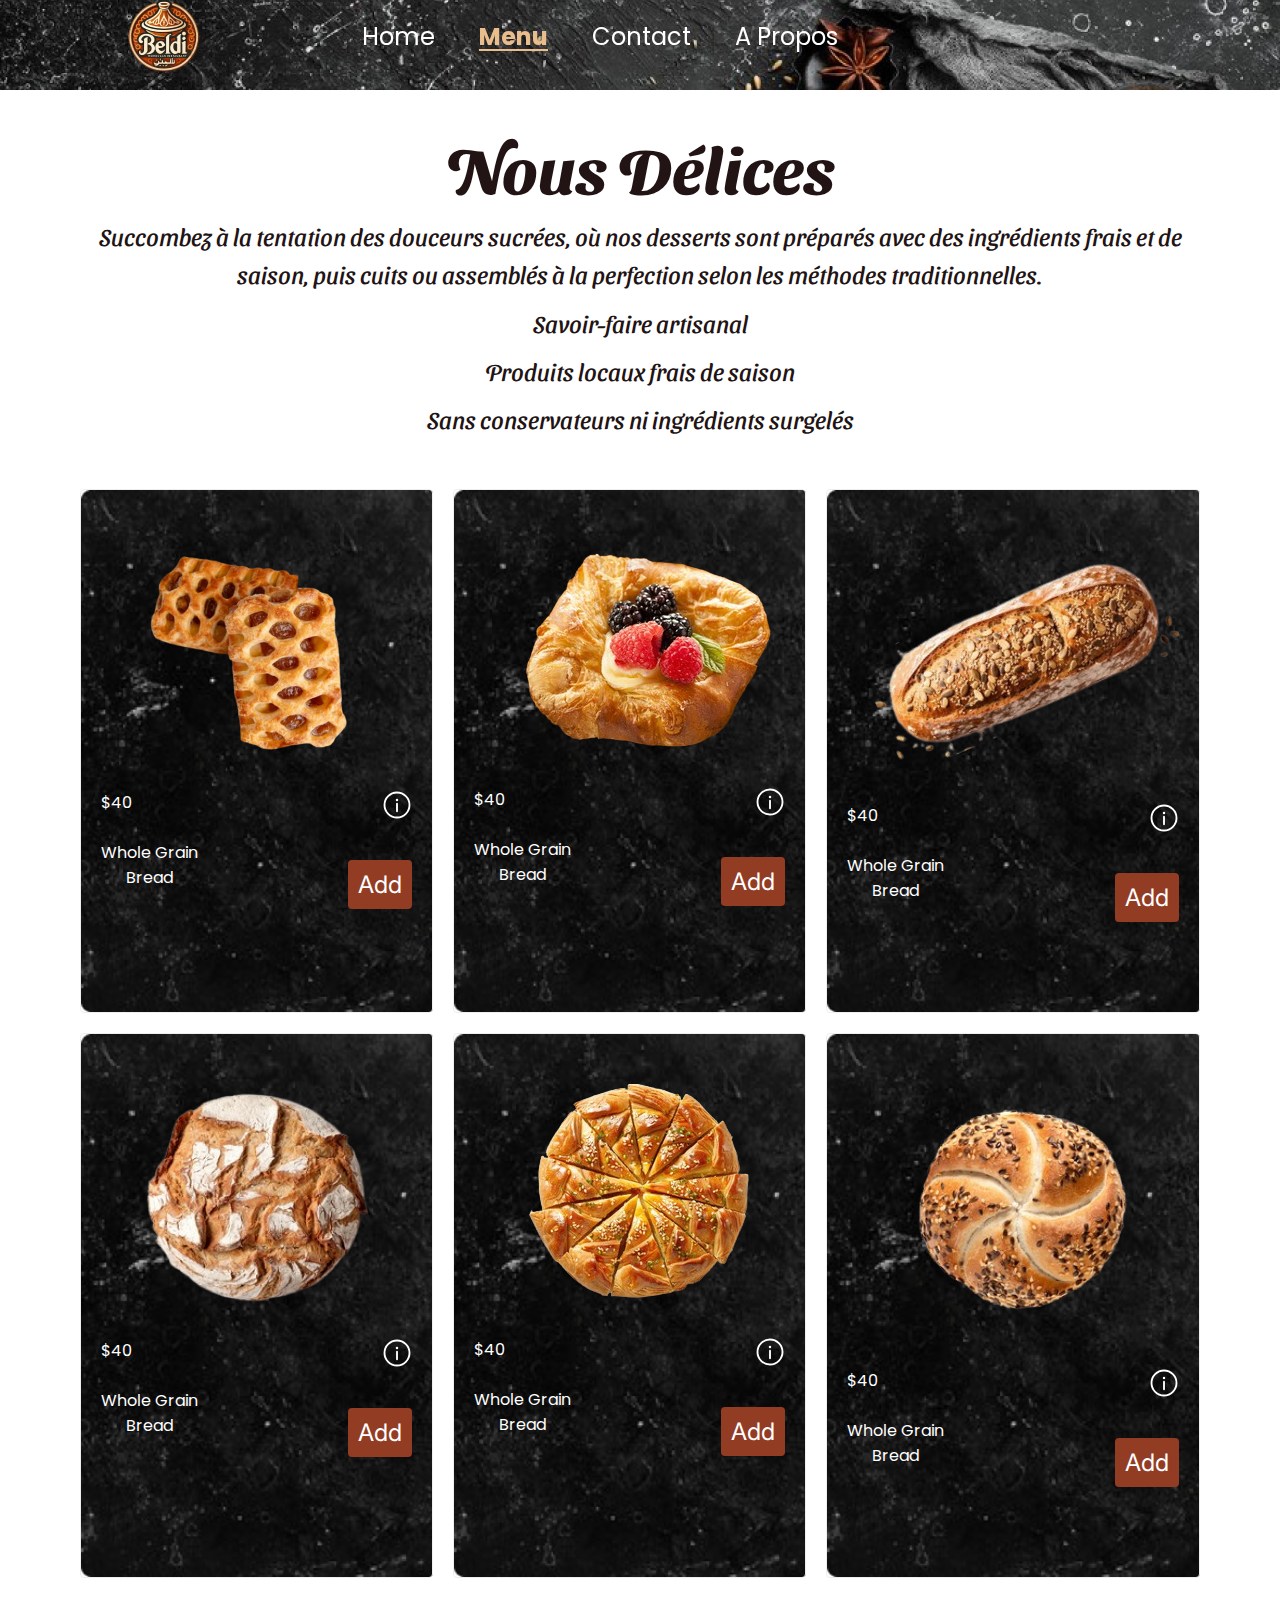
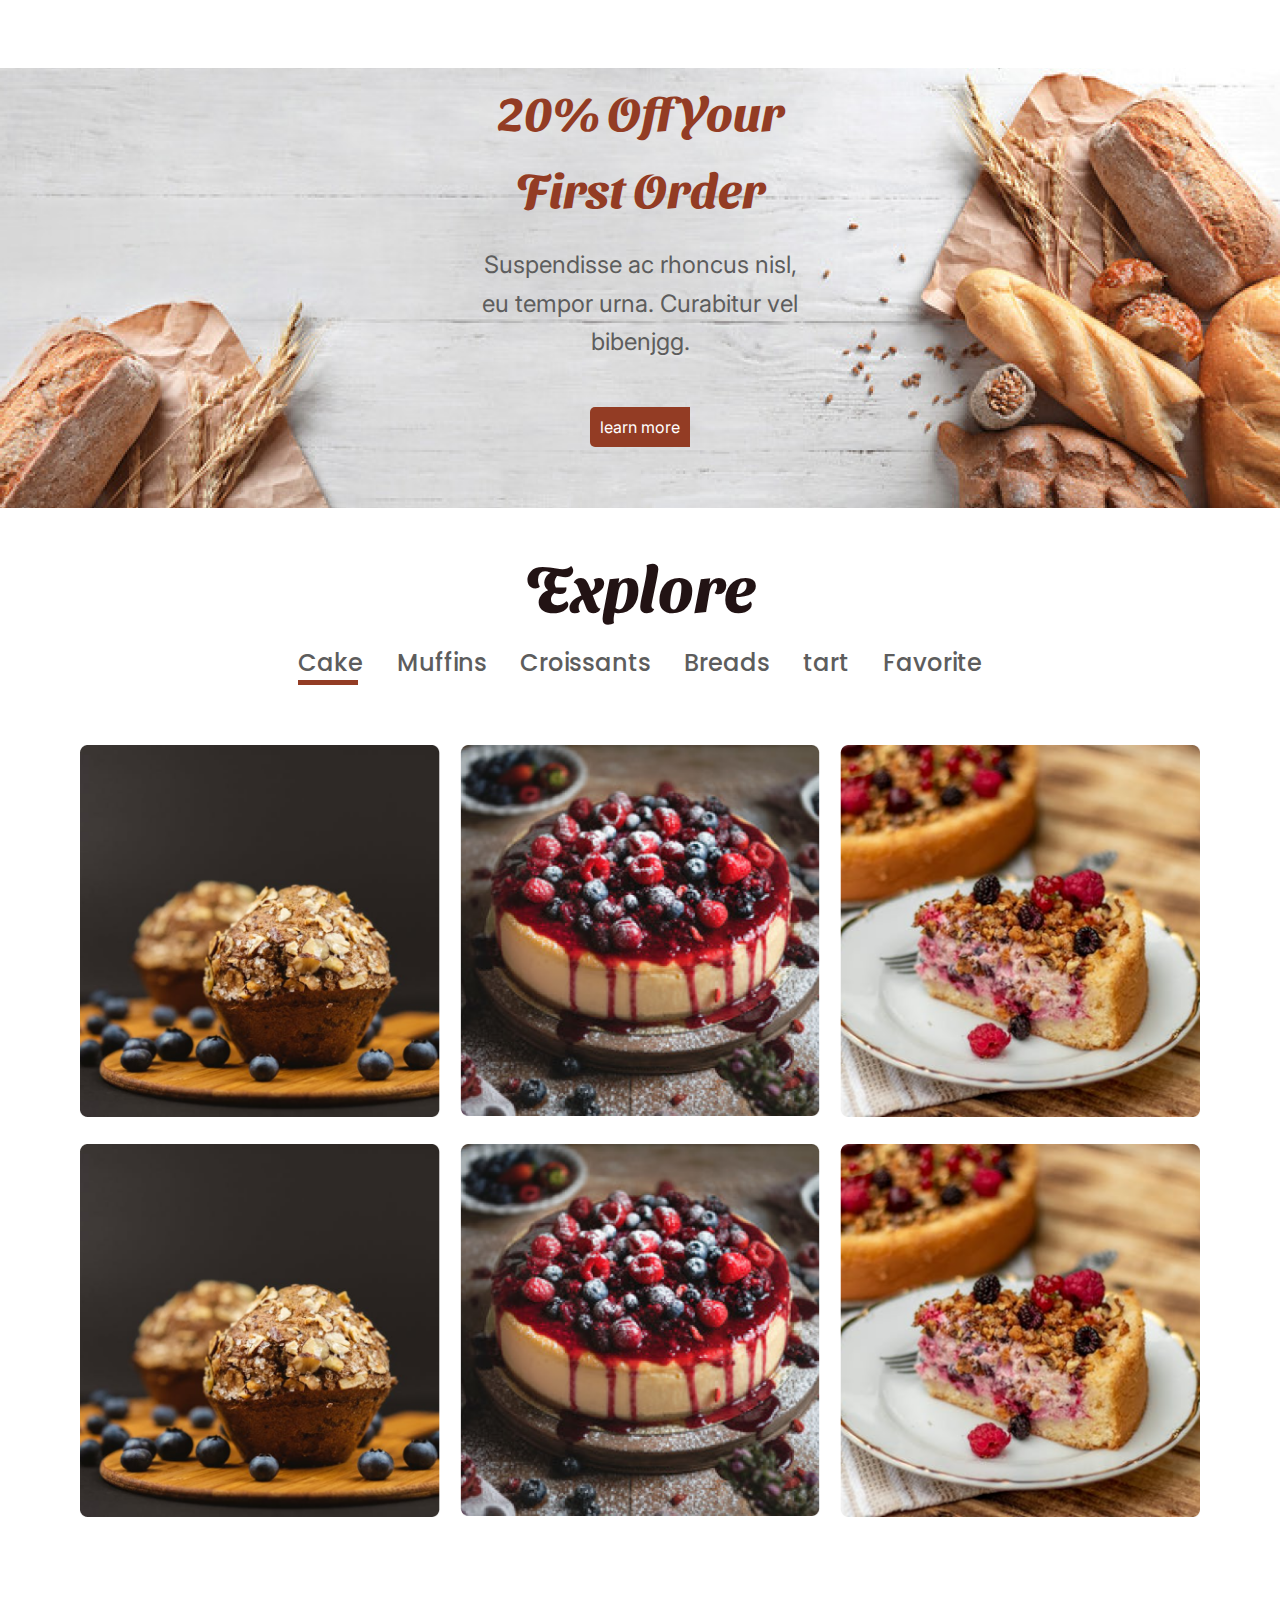
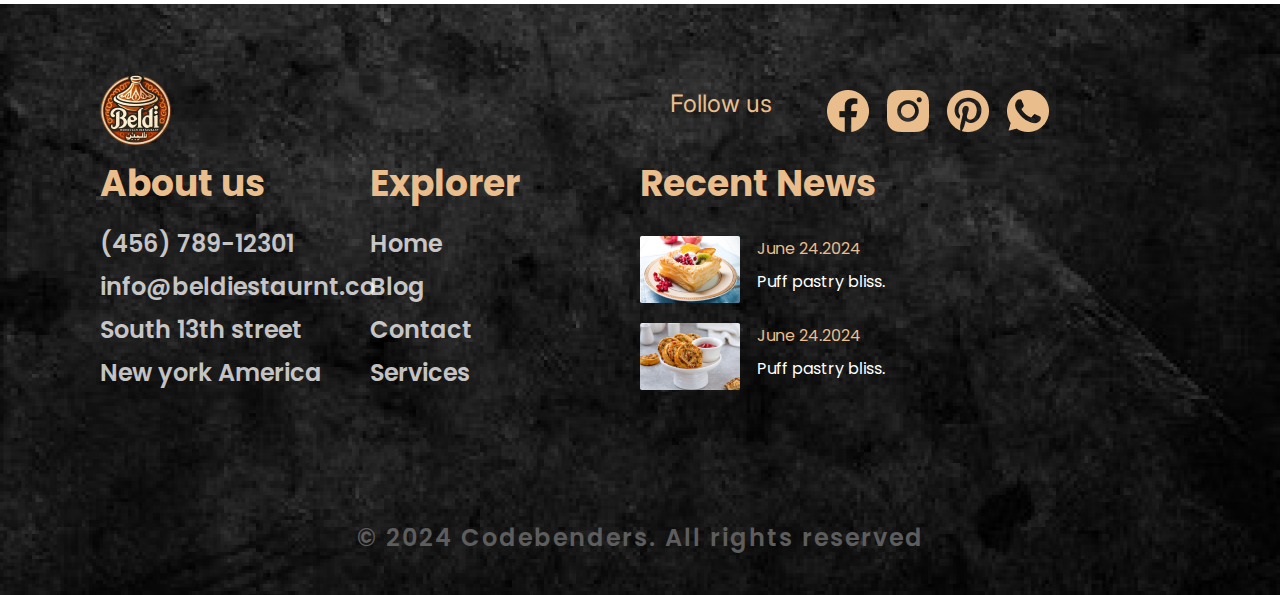
<file: menu2.html>
<!DOCTYPE html>
<html>
  <head>
    <meta charset="utf-8" />
    <!-- SEO Ajout Meta description qui permet aux moteurs de recherche de comprendre de quoi parle al page , et egalement il peut inciter l user a acceder au site car la descripttion s affiche sous le titre -->
    <meta
      name="description"
      content="Voyages pas chers, offres irrésistibles !"
    />

    <meta name="viewport" content="width=device-width, initial-scale=1" />
    <title>beldi</title>
    <link rel="stylesheet" type="text/css" href="css/style.css" />

    <link
      rel="stylesheet"
      href="https://unpkg.com/boxicons@latest/css/boxicons.min.css"
    />

    <link rel="preconnect" href="https://fonts.googleapis.com" />
    <link rel="preconnect" href="https://fonts.gstatic.com" crossorigin />
    <link
      href="https://fonts.googleapis.com/css2?family=Paytone+One&family=Poppins:wght@100;200;300;400;500;600;700;800;900&display=swap"
      rel="stylesheet"
    />
    <link
      href="https://fonts.googleapis.com/css2?family=Sansita+Swashed:wght@400;500;600;700&display=swap"
      rel="stylesheet"
    />
    <link
      href="https://fonts.googleapis.com/css2?family=Inter:wght@100;200;300;400;500;600;700;800;900&display=swap"
      rel="stylesheet"
    />
  </head>
  <body>
    <!--header--->
    <header>
      <img class="logo" src="img/logo.png" alt="Logo" />
      <ul class="navbar">
        <li><a href="index.html" title="Return to the homepage">Home</a></li>
        <li class="active"><a href="menu.html" title="menu">Menu</a></li>
        <li><a href="contact.html" title="about us ">Contact</a></li>
        <li><a href="propos.html" title="contact us">A Propos</a></li>
      </ul>
    </header>
    <!---  <img  classe="background-menu-small" src="img/background-menu.png" alt="">

-->
    <section class="home2" id="home">
      <div class="home-text"></div>
    </section>

    <section>
     
        <h2> Nous Délices</h2>
        <div class="text-basic-center">
        <p class="text-basic-center">
            Succombez à la tentation des douceurs sucrées, où nos desserts sont préparés avec des ingrédients frais et de saison,
             puis cuits ou assemblés à la perfection selon les méthodes traditionnelles.                                                                                            
        </p>
         <p class="text-basic-center">Savoir-faire artisanal</p>
         <p class="text-basic-center">Produits locaux frais de saison</p>
         <p class="text-basic-center">Sans conservateurs ni ingrédients surgelés</p>
        </div>


      <div class="photo-grid">
                <div class="container-box">
                      <img src="img/p1.png" />
                  
                    <div class="flex-container-row">
                      <div class="flex-item">$40</div>
                      <div class="flex-item">
                        <svg viewBox="0 0 24 24" width="30" height="30" fill="none" xmlns="http://www.w3.org/2000/svg" > <g id="SVGRepo_iconCarrier"> <circle cx="12" cy="12" r="10" stroke="#ffffff" stroke-width="1.5" ></circle> <path d="M12 17V11" stroke="#ffffff" stroke-width="1.5" stroke-linecap="round" ></path> <circle cx="1" cy="1" r="1" transform="matrix(1 0 0 -1 11 9)" fill="#ffffff" ></circle> </g> </svg>
                      </div>
                    </div>
                    <div class="flex-container-row">
                      <div class="flex-item">
                        Whole Grain<br />
                        Bread
                      </div>
                      <div class="flex-item"><a href="#" class="home-btn">Add</a></div>
                    </div>
                </div>
          
            <div class="container-box">
                    <div class="container-img">
                      <img src="img/p2.png" />
                    </div>
                    <div class="flex-container-row">
                      <div class="flex-item">$40</div>
                      <div class="flex-item">
                        <svg viewBox="0 0 24 24" width="30" height="30" fill="none" xmlns="http://www.w3.org/2000/svg" > <g id="SVGRepo_iconCarrier"> <circle cx="12" cy="12" r="10" stroke="#ffffff" stroke-width="1.5" ></circle> <path d="M12 17V11" stroke="#ffffff" stroke-width="1.5" stroke-linecap="round" ></path> <circle cx="1" cy="1" r="1" transform="matrix(1 0 0 -1 11 9)" fill="#ffffff" ></circle> </g> </svg>
                      </div>
                    </div>
                    <div class="flex-container-row">
                      <div class="flex-item">
                        Whole Grain<br />
                        Bread
                      </div>
                      <div class="flex-item"><a href="#" class="home-btn">Add</a></div>
                    </div>
            </div>
            <div class="container-box">
                <div class="container-img">
                  <img src="img/p3.png" />
                </div>
                <div class="flex-container-row">
                  <div class="flex-item">$40</div>
                  <div class="flex-item">
                    <svg viewBox="0 0 24 24" width="30" height="30" fill="none" xmlns="http://www.w3.org/2000/svg" > <g id="SVGRepo_iconCarrier"> <circle cx="12" cy="12" r="10" stroke="#ffffff" stroke-width="1.5" ></circle> <path d="M12 17V11" stroke="#ffffff" stroke-width="1.5" stroke-linecap="round" ></path> <circle cx="1" cy="1" r="1" transform="matrix(1 0 0 -1 11 9)" fill="#ffffff" ></circle> </g> </svg>
                  </div>
                </div>
                <div class="flex-container-row">
                  <div class="flex-item">
                    Whole Grain<br />
                    Bread
                  </div>
                  <div class="flex-item"><a href="#" class="home-btn">Add</a></div>
                </div>
              </div>
              <div class="container-box">
                <img src="img/p4.png" />
            
              <div class="flex-container-row">
                <div class="flex-item">$40</div>
                <div class="flex-item">
                  <svg viewBox="0 0 24 24" width="30" height="30" fill="none" xmlns="http://www.w3.org/2000/svg" > <g id="SVGRepo_iconCarrier"> <circle cx="12" cy="12" r="10" stroke="#ffffff" stroke-width="1.5" ></circle> <path d="M12 17V11" stroke="#ffffff" stroke-width="1.5" stroke-linecap="round" ></path> <circle cx="1" cy="1" r="1" transform="matrix(1 0 0 -1 11 9)" fill="#ffffff" ></circle> </g> </svg>
                </div>
              </div>
              <div class="flex-container-row">
                <div class="flex-item">
                  Whole Grain<br />
                  Bread
                </div>
                <div class="flex-item"><a href="#" class="home-btn">Add</a></div>
              </div>
          </div>
    
      <div class="container-box">
              <div class="container-img">
                <img src="img/p6.png" />
              </div>
              <div class="flex-container-row">
                <div class="flex-item">$40</div>
                <div class="flex-item">
                  <svg viewBox="0 0 24 24" width="30" height="30" fill="none" xmlns="http://www.w3.org/2000/svg" > <g id="SVGRepo_iconCarrier"> <circle cx="12" cy="12" r="10" stroke="#ffffff" stroke-width="1.5" ></circle> <path d="M12 17V11" stroke="#ffffff" stroke-width="1.5" stroke-linecap="round" ></path> <circle cx="1" cy="1" r="1" transform="matrix(1 0 0 -1 11 9)" fill="#ffffff" ></circle> </g> </svg>
                </div>
              </div>
              <div class="flex-container-row">
                <div class="flex-item">
                  Whole Grain<br />
                  Bread
                </div>
                <div class="flex-item"><a href="#" class="home-btn">Add</a></div>
              </div>
      </div>
      <div class="container-box">
          <div class="container-img">
            <img src="img/p5.png" />
          </div>
          <div class="flex-container-row">
            <div class="flex-item">$40</div>
            <div class="flex-item">
              <svg viewBox="0 0 24 24" width="30" height="30" fill="none" xmlns="http://www.w3.org/2000/svg" > <g id="SVGRepo_iconCarrier"> <circle cx="12" cy="12" r="10" stroke="#ffffff" stroke-width="1.5" ></circle> <path d="M12 17V11" stroke="#ffffff" stroke-width="1.5" stroke-linecap="round" ></path> <circle cx="1" cy="1" r="1" transform="matrix(1 0 0 -1 11 9)" fill="#ffffff" ></circle> </g> </svg>
            </div>
          </div>
          <div class="flex-container-row">
            <div class="flex-item">
              Whole Grain<br />
              Bread
            </div>
            <div class="flex-item"><a href="#" class="home-btn">Add</a></div>
          </div>
        </div>
         
    </div>
    
    </section>
    

<div class="promo">
   
      <h4>20% Off Your <br> First Order</h4>
      <p>Suspendisse ac rhoncus nisl,<br> eu tempor urna. Curabitur vel <br> bibenjgg.</p>
      <a href="#" class="home-btn">learn more</a>
   
</div>



<section>
   
      <h2>Explore</h2>
    
    <nav class="second-navbar">
      <ul class="second-navbar">
        <li><a href="#">Cake</a></li>
        <li><a href="#">Muffins</a></li>
        <li><a href="#">Croissants</a></li>
        <li><a href="#">Breads</a></li>
        <li><a href="#">tart</a></li>
        <li><a href="#">Favorite</a></li>
      </ul>
    </nav>
    <div class="package-content">
      <div class="thum">
        <img src="img/exp1.png" />
      </div>
      <div class="thum">
        <img src="img/exp2.png" />
      </div>
      <div class="thum">
        <img src="img/exp3.png" />
      </div>
      <div class="thum">
        <img src="img/exp1.png" />
      </div>
      <div class="thum">
        <img src="img/exp2.png" />
      </div>
      <div class="thum">
        <img src="img/exp3.png" />
      </div>
    </div>
  </section>
 
  





    <!--footer--->
    <section id="sectionfooter">
      <div class="footer">
        <div class="footer1">
          <div class="footer1item">
            <img class="logo" src="img/logo.png" alt="Logo" />
          </div>
          <div class="footer1item">
            <a href="#" class="home-link">Follow us</a>
            <div class="social">
              <a href="#"><img class="iconS" src="img/s1.png" alt="Logo" /></a>
              <a href="#"><img class="iconS" src="img/s2.png" alt="Logo" /></a>
              <a href="#"><img class="iconS" src="img/s3.png" alt="Logo" /></a>
              <a href="#"><img class="iconS" src="img/s4.png" alt="Logo" /></a>
            </div>
          </div>
        </div>
        <div class="footer1">
          <div class="footer1item">
            <div class="footer1item">
              <div class="list">
                <h4>About us</h4>
                <ul>
                  <li><a href="#">(456) 789-12301</a></li>
                  <li><a href="#">info@beldiestaurnt.co</a></li>
                  <li><a href="#">South 13th street</a></li>
                  <li><a href="#">New york America</a></li>
                </ul>
              </div>
            </div>
            <div class="footer1item">
              <div class="list">
                <h4>Explorer</h4>
                <ul>
                  <li><a href="#">Home</a></li>
                  <li><a href="#">Blog</a></li>
                  <li><a href="#">Contact</a></li>
                  <li><a href="#">Services</a></li>
                </ul>
              </div>
            </div>
          </div>

          <div class="row-items-start">
            <div class="list">
              <h4>Recent News</h4>
            </div>

            <div class="footer1">
              <div class="footer2item">
                <img src="img/ft1.png" alt="" />
              </div>
              <div class="footer1item">
                <p class="p-small-s-color">June 24.2024</p>
                <p class="p-small-B-color">Puff pastry bliss.</p>
              </div>
            </div>

            <div class="footer1">
              <div class="footer2item">
                <img src="img/ft2.png" alt="" />
              </div>
              <div class="footer1item">
                <p class="p-small-s-color">June 24.2024</p>
                <p class="p-small-B-color">Puff pastry bliss.</p>
              </div>
            </div>
          </div>
        </div>
      </div>

      <div class="end-text">
        <p>© 2024 Codebenders. All rights reserved</p>
      </div>
    </section>

    <!--link to js--->
    <script type="text/javascript" src="js/script.js"></script>
  </body>
</html>
</file>
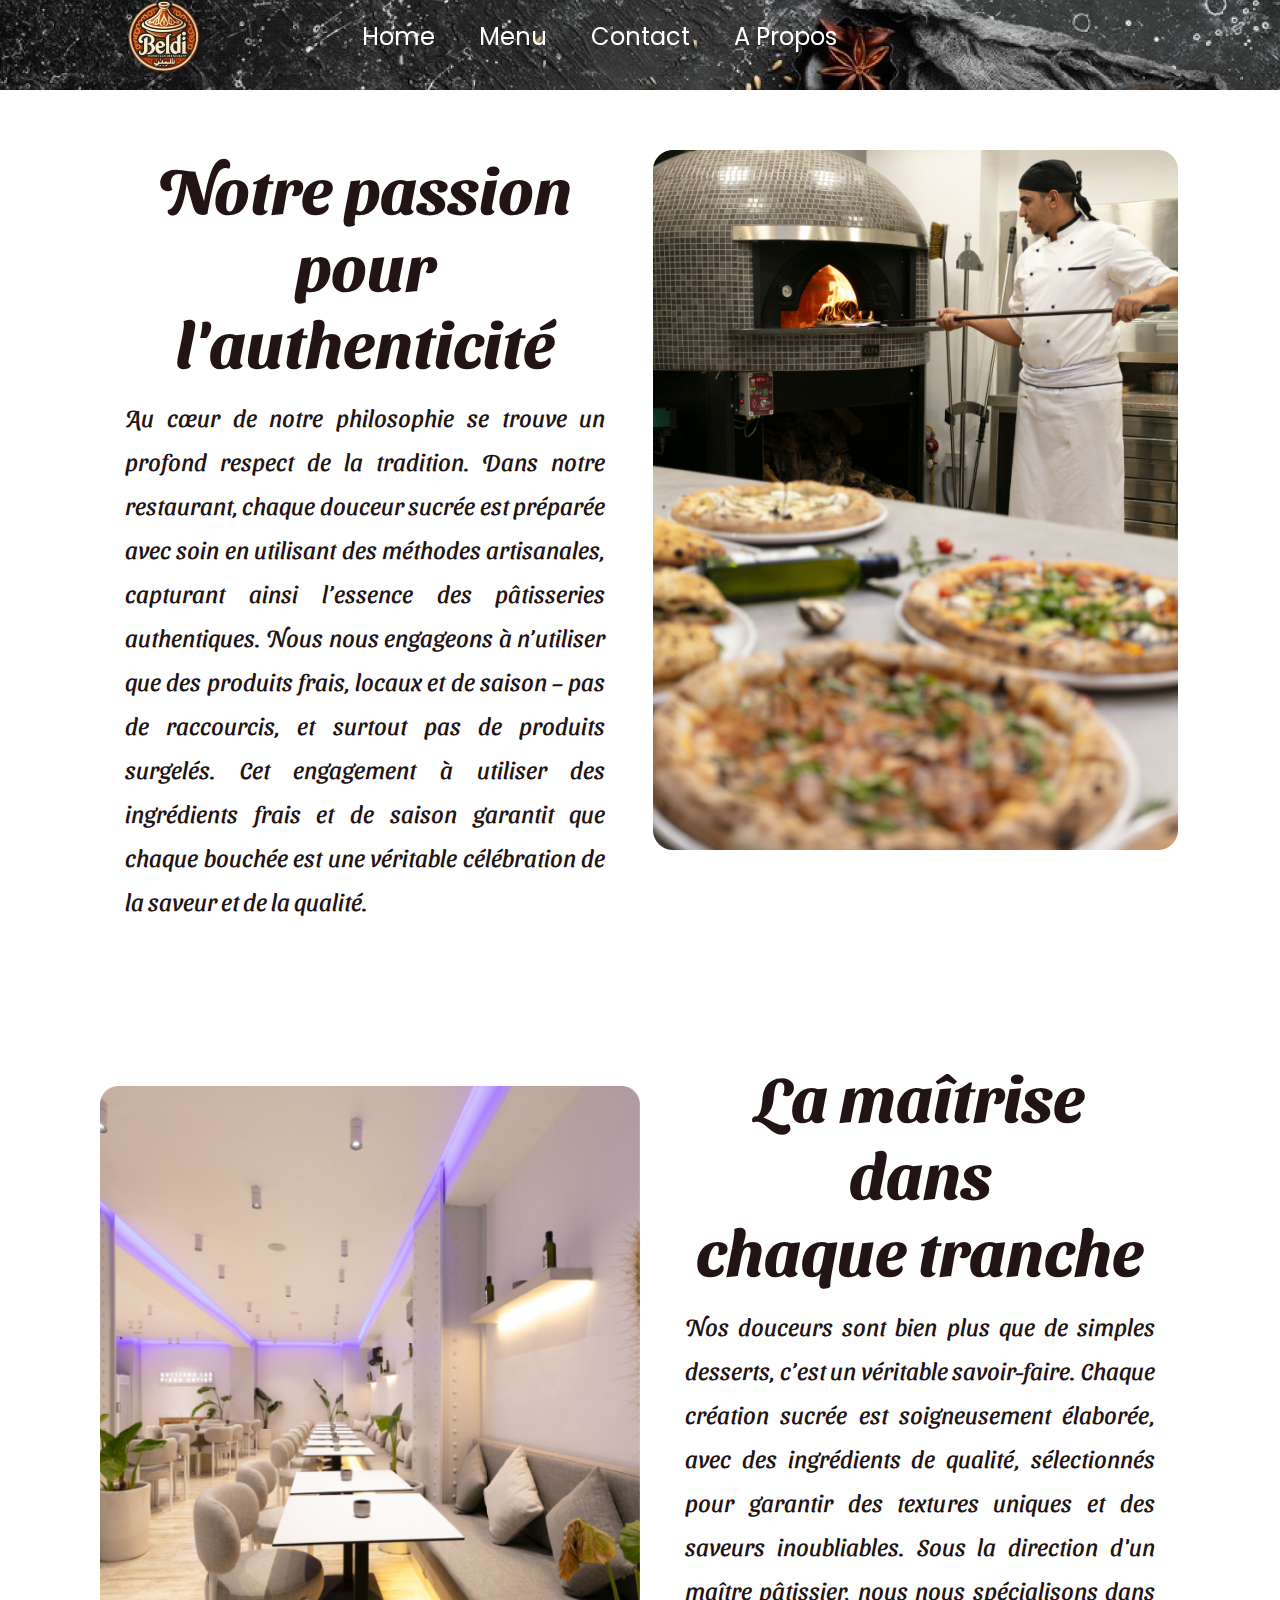
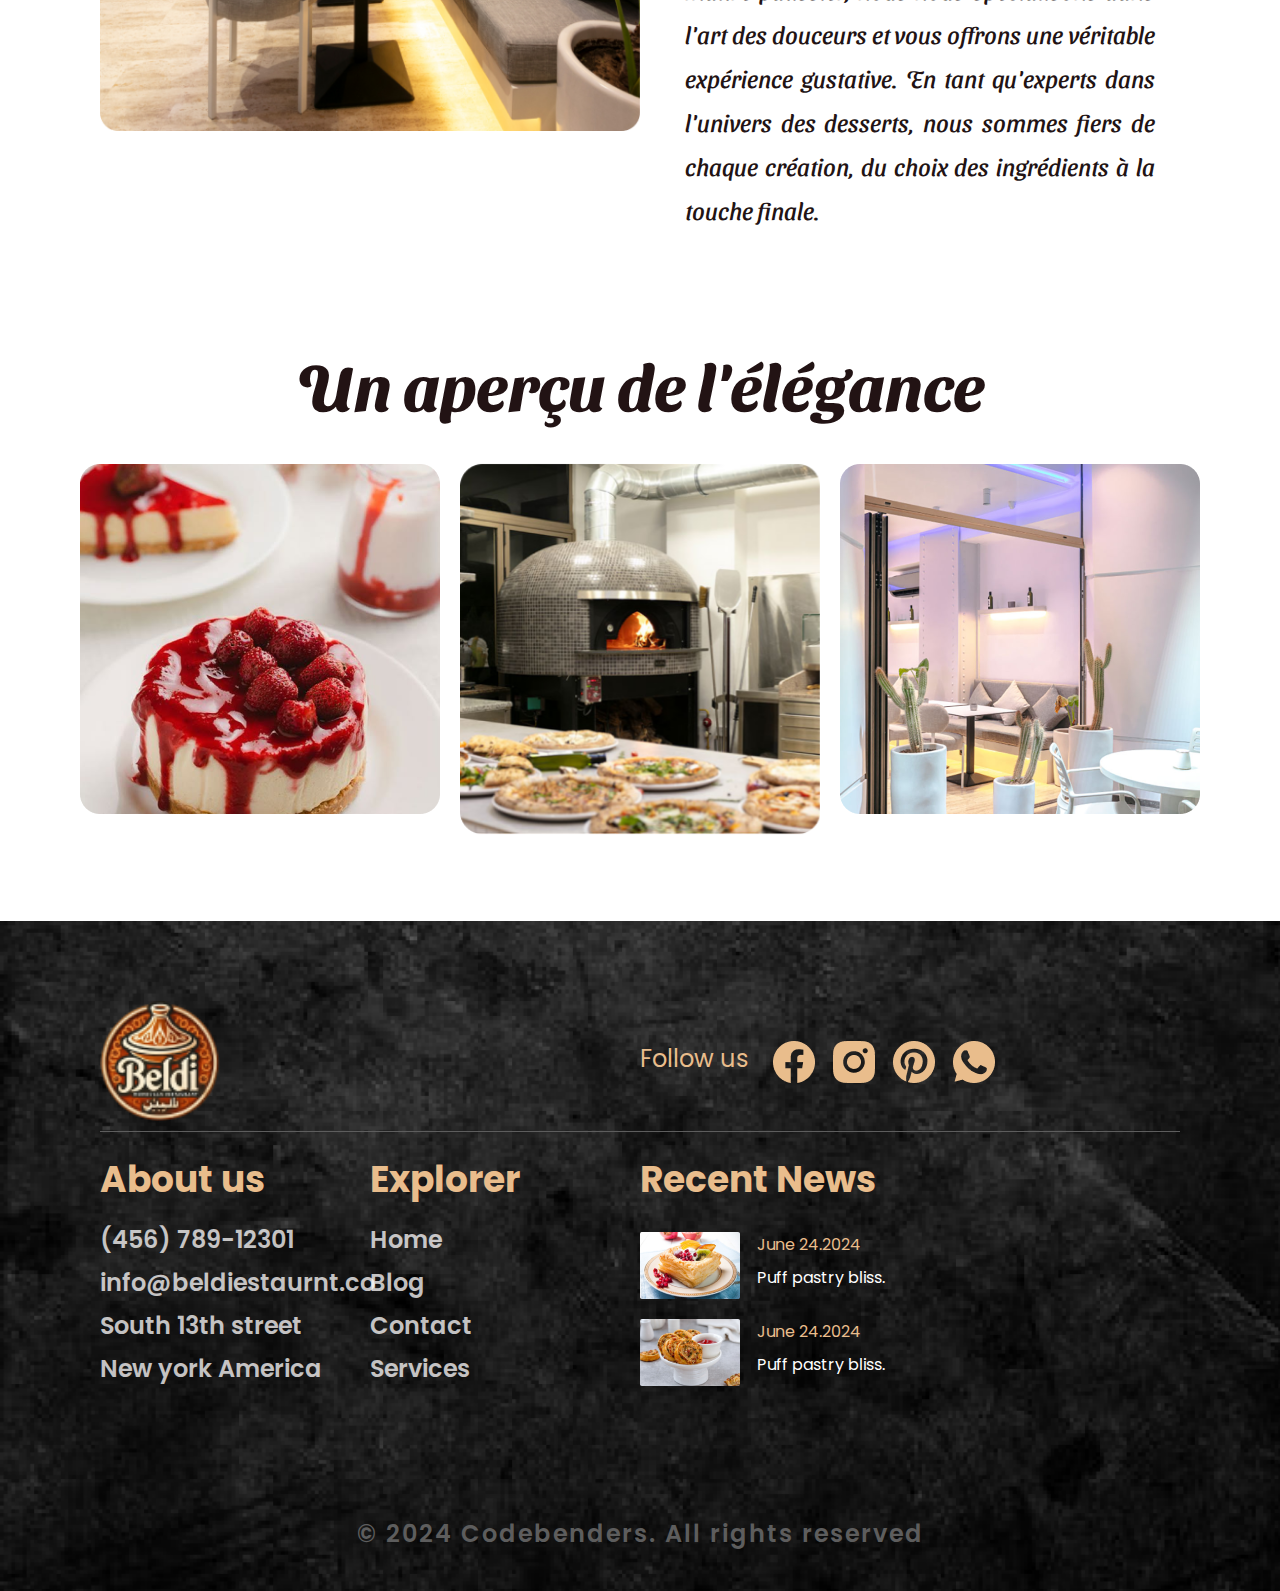
<file: propos.html>
<!DOCTYPE html>
<html>
  <head>
    <meta charset="utf-8" />
    <!-- SEO Ajout Meta description qui permet aux moteurs de recherche de comprendre de quoi parle al page , et egalement il peut inciter l user a acceder au site car la descripttion s affiche sous le titre -->
    <meta
      name="description"
      content="Voyages pas chers, offres irrésistibles !"
    />

    <meta name="viewport" content="width=device-width, initial-scale=1" />
    <title>beldi</title>
    <link rel="stylesheet" type="text/css" href="css/style.css" />

    <link
      rel="stylesheet"
      href="https://unpkg.com/boxicons@latest/css/boxicons.min.css"
    />

    <link rel="preconnect" href="https://fonts.googleapis.com" />
    <link rel="preconnect" href="https://fonts.gstatic.com" crossorigin />
    <link
      href="https://fonts.googleapis.com/css2?family=Paytone+One&family=Poppins:wght@100;200;300;400;500;600;700;800;900&display=swap"
      rel="stylesheet"
    />
    <link
      href="https://fonts.googleapis.com/css2?family=Sansita+Swashed:wght@400;500;600;700&display=swap"
      rel="stylesheet"
    />
    <link
      href="https://fonts.googleapis.com/css2?family=Inter:wght@100;200;300;400;500;600;700;800;900&display=swap"
      rel="stylesheet"
    />
  </head>
  <body>
    <!--header--->
    <header>
      <img class="logo" src="img/logo.png" alt="Logo" />
      <ul class="navbar">
        <li><a href="index.html" title="Return to the homepage">Home</a></li>
        <li><a href="menu.html" title="menu">Menu</a></li>
        <li><a href="contact.html" title="about us ">Contact</a></li>
        <li><a href="propos.html" title="contact us">A Propos</a></li>
      </ul>
    </header>

    <section class="home2" id="home">
      <div class="home-text"></div>
    </section>

    <section >
   <div class="container">
        <div class="text">
           <h2>Notre passion <br>pour l'authenticité</h2>
            <p class="text-basic-justify">
                Au cœur de notre philosophie se trouve un profond respect de la tradition. Dans notre restaurant, chaque douceur sucrée est préparée avec soin en utilisant des méthodes artisanales, capturant ainsi l’essence des pâtisseries authentiques. Nous nous engageons à n’utiliser que des produits frais, locaux et de saison – pas de raccourcis, et surtout pas de produits surgelés. Cet engagement à utiliser des ingrédients frais et de saison garantit que chaque bouchée est une véritable célébration de la saveur et de la qualité.
            </p>
        </div>
        <img alt="description" src="../img/pr1.png">
    </div>
    </section>     
      
    <section >
    <div class="container" >
        <img alt="description" src="../img/pr2.png" >
        <div class="text">
           <h2>La maîtrise dans <br> chaque tranche <br></h2>
            <p class="text-basic-justify">
                Nos douceurs sont bien plus que de simples desserts, c’est un véritable savoir-faire. Chaque création sucrée est soigneusement élaborée, avec des ingrédients de qualité, sélectionnés pour garantir des textures uniques et des saveurs inoubliables. Sous la direction d'un maître pâtissier, nous nous spécialisons dans l'art des douceurs et vous offrons une véritable expérience gustative. En tant qu'experts dans l'univers des desserts, nous sommes fiers de chaque création, du choix des ingrédients à la touche finale.
            </p>
        </div> 
    </div>
    </section>    



    <section>

      <h2>Un aperçu de l'élégance</h2>

   
    <div class="package-content">
      <div class="box">
        <div class="thum">
          <img alt="description" src="img/pr5.png" />
        </div>
      </div>
      <div class="box">
        <div class="thum">
          <img alt="description" src="img/pr4.png" />
        </div>
       
      </div>
      <div class="box">
        <div class="thum">
          <img alt="description" src="img/pr3.png" />
        </div>
       
      </div>
    </div>
  </section>




      
  <!--footer--->
  <section id="sectionfooter">
    <div class="footer">
      <div class="footerhead">
        <div class="footer1item">
          <img alt="description" class="logofooter" src="img/logo.png" />
        </div>
        <div class="footer1item">
          <p>Follow us</p>
          <div class="social">
            <a href="#"
              ><img
           
                class="iconS"
                src="img/s1.png"
                alt="Logo"
            /></a>
            <a href="#"
              ><img
         
                class="iconS"
                src="img/s2.png"
                alt="Logo"
            /></a>
            <a href="#"
              ><img
          
                class="iconS"
                src="img/s3.png"
                alt="Logo"
            /></a>
            <a href="#"
              ><img
           
                class="iconS"
                src="img/s4.png"
                alt="Logo"
            /></a>
          </div>
        </div>
      </div>
      <div class="footer1">
        <div class="footer1item">
          <div class="footer1item">
            <div class="list">
              <h4>About us</h4>
              <ul>
                <li><a href="#">(456) 789-12301</a></li>
                <li><a href="#">info@beldiestaurnt.co</a></li>
                <li><a href="#">South 13th street</a></li>
                <li><a href="#">New york America</a></li>
              </ul>
            </div>
          </div>
          <div class="footer1item">
            <div class="list">
              <h4>Explorer</h4>
              <ul>
                <li><a href="#">Home</a></li>
                <li><a href="#">Blog</a></li>
                <li><a href="#">Contact</a></li>
                <li><a href="#">Services</a></li>
              </ul>
            </div>
          </div>
        </div>

        

        <div class="footer1item">
          <div class="list">
            <h4>Recent News</h4>
          </div>

          <div class="footer1">
            <div class="footer2item">
              <img  alt="description" src="img/ft1.png"  />
            </div>
            <div class="footer1item">
              <p class="p-small-s-color">June 24.2024</p>
              <p class="p-small-B-color">Puff pastry bliss.</p>
            </div>
          </div>

          <div class="footer1">
            <div class="footer2item">
              <img  alt="description" src="img/ft2.png"  />
            </div>
            <div class="footer1item">
              <p class="p-small-s-color">June 24.2024</p>
              <p class="p-small-B-color">Puff pastry bliss.</p>
            </div>
          </div>
        </div>
      </div>





    </div>

    <div class="end-text">
      <p>© 2024 Codebenders. All rights reserved</p>
    </div>
  </section>

  <!--link to js--->
  <script type="text/javascript" src="js/script.js"></script>
</body>
</html>
</file>
<file: css/style.css>
*{
	padding: 0;
	margin: 0;
	box-sizing: border-box;
	font-family: 'Poppins', sans-serif;
	text-decoration: none;
	list-style: none;
	scroll-behavior: smooth;
}
:root{
	--bg-color: #fff;
	--text-color: #221314;
	--second-color:#933C24;
	--thired-color:#E9BD8C ; 
	--fourthed-color : #5D5D5D ; 
	--main-color: #000000;
	--font-family-second : 'Sansita Swashed', cursive; 
	--font-family-thired : 'inter'; 
	--big-font: 6rem;
	--medium-font: 1.5rem;/* 24px*/
	--p-font: 1.1rem;
	--h2-font: 4rem;
	--h2-font-color :var(--text-color);
	
}
body{
	background: var(--bg-color);
	color: var(--text-color);
}

header{
	position: fixed;
	top: 0;
	right: 0;
	width: 100%;
	z-index: 1000;
	display: flex;
	align-items: center;
	padding: 0 10%;
	transition: ease .40s;
	border: #933C24;
}
.logo {
	height: 72px;
	width: 72px;

}
.logofooter {
	height: 120px;
	width: 120px;
 
}

.navbar{
	display: flex;
	padding-left: 140px;
  
}
.navbar a{
	color: var(--bg-color);
	font-size: var(--medium-font);
	font-weight:800px;
	padding: 10px 22px;
	transition: ease .40s;
}
.navbar a:hover{
	color: var(--thired-color);
	text-decoration: underline; 
	text-underline-offset: 4px;
}

.navbar li.active a {
	color: var(--thired-color);
	text-decoration: underline; 
	text-underline-offset: 4px;
    font-weight: bold; /* Optionnel : Met le texte en gras */
}


/* s > second-color */
.p-small-s-color{
	color:var(--thired-color); 
	margin-left: 10%;
}
/* s > second-color */
.p-small-B-color{
	color:var(--bg-color); 
	margin-left: 10%;
}
.text-basic-center{
	font-family:var(--font-family-second);
	font-size: 1.5rem;
	text-align: center;
	margin-top: 10px 0px;
	padding: 5px;
	line-height: 1.6;
}
.text-basic-justify{
	font-family:var(--font-family-second);
	font-size: 24px;
	margin-top: 10px;
	margin-bottom:10px ;
	padding: 5px 5px;
	line-height: 44px;
    text-align: justify;
	font-weight: normal;
}

/*******************************************/
section{
	padding: 40px 80px;

}
.home{
	position: relative;
	width: 100%;
	height: 100vh;
	background: url(../img/background.png);
	background-size: cover;
	background-position: top;
	display: grid;
	grid-template-columns: repeat(1, 1fr);
	align-items: center;

}
.home2{
	position: relative;
	width: 100%;
	height: 10vh;
	background: url(../img/background.png);
	background-size: cover;
	display: grid;
	grid-template-columns: repeat(1, 1fr);
	align-items: center;
	
}

h1{
	font-size: 74px;
	line-height: 1.2;
	color: var(--bg-color);
	font-family: 'Sansita Swashed', cursive;
    font-weight: 400; /* Regular *//**/
	letter-spacing: 4px;
	margin-bottom: 100px;
}

.home-text p{
	font-size: 24px;
	line-height: 1.2;
	color:var(--thired-color);
	font-weight: 600; 
	font-family: 'Inter', sans-serif;
	letter-spacing: 4px;
	margin-bottom: 10px;
}
.home-btn{
	display: inline-block;
	background:var(--second-color);
	color: var(--bg-color);
	font-family: 'Inter', sans-serif;
	border-radius: 4px;
	padding: 10px 10px;
	font-size: 1rem;
	transition: ease .40s;
}
.home-text .home-btn {
	padding: 15px 30px;
	font-size: 24px;
	font-weight: 600; 
     }

.home-btn:hover{
	background: var(--bg-color);
	color: #933C24;
	transform: scale(1.1);
}


.home-link
{	display: inline-block;
	font-size: 24px;
	padding: 15px 30px;
	color:var(--thired-color);
	font-family: 'Inter', sans-serif;
	border-radius: 4px;
	transition: ease .40s;
}


	header.sticky {
		background: url(../img/background.png);
		background-repeat: no-repeat;
		background-size: cover; 
		background-position:top ;
		box-shadow: rgba(33, 35, 38, 0.1) 0px 10px 10px -10px;
	  }
	  

.background-menu-small{
	width: 100%;
	background-size: cover;
}

h1{
	font-size: 74px;
	line-height: 1.2;
	font-family: 'Sansita Swashed', cursive;
    font-weight: 400; 
	letter-spacing: 4px;
	margin-bottom: 100px;
}
h2 {
	text-align: center;
	line-height: 1.2;
	font-size: var(--h2-font);
	font-family: var(--font-family-second );
	color: var(--h2-font-color);
}
.row-items{
	display: grid;
	grid-template-columns: repeat(auto-fit, minmax(250px, auto));
	grid-gap: 1.5rem;
	align-items: center;
	text-align: center;
	justify-content: center;

}

.photo-grid {
    display: grid;
    grid-template-columns: repeat(3, 1fr); 
    grid-gap: 20px; 
	justify-content: start;
	width: 100%; 
	margin: 40px auto;
}

.photo-grid img {
    width: 100; 
    height: auto; 
    object-fit: cover; 
	position: relative;

}



.row-items-start{
	display: grid;
	grid-template-columns: repeat(auto-fit, minmax(250px, auto));
	align-items: start;
	text-align:start;
	justify-content: start;


}

/*************************************************    contenu menu  ***********************/
.container {
	display: flex;

	justify-content: space-between; 
	padding: 20px;
	gap: 20px;                   

 
}
.container  img  {
	width: 50%;                  
	height: 700px;                 
	object-fit: contain;           
}
.container .text {
	width: 50%;             
	padding: 0 20px;
	text-align: center;           
}
.container-box {    
	
	width:100%;
	height:auto ;
    background: url(../img/bgproduct.png);
    background-repeat: no-repeat; 
    background-size: cover; 
    border: 1px solid #f0eded;
    padding: 50px 10px;
    border-radius: 4px;
    transition: all 1s ease 0s;
    cursor: pointer;
	margin: 0 auto;

	text-align: center;
}

.container-img img{
  
  margin-left : 20px ;

}

.container-img-bkg {
	height: 550px;
	width: 600px;
	display: flex;
	flex-direction: column; 
	align-items: center;
	align-content: center;
	background: url(../img/test.png);
	background-position: center;
	background-size: cover;
	background-repeat: no-repeat;
	color: var(--bg-color);
	font-family: var(--font-family-second);
	font-size: 1.5rem;
  }


  .container-img-bkg img{
	padding: 10px auto ;
	margin: 20px ;
	width: 50px;
	height: 50px ; 
  }


/***************************   nav bar 2   menu */

.second-navbar{
	display: flex;
	width: 100%;
  
	justify-content: space-around;
	padding: 10px 10%;
}
.second-navbar a{
	color: var(--fourthed-color) ;
	font-size: 24px;
	font-weight: 500;
	transition: ease .40s;
}
.second-navbar a:hover{
	color: var(--text-color);
	box-shadow: 5px 10px 30px rgb(85 85 85 / 20%);
	border-radius: 4px;
}

.second-navbar ul li:first-child::after {
    content: " ";
    width: 60px;
    height: 5px;
    background-color: #933C24;
    display: block;
	justify-content: center;

}


.package-content{

	display: grid;
	grid-template-columns: repeat(3, 1fr);
	grid-gap: 20px;
	width: 100%; 
	margin: 40px auto;


	
}
.flex-item {
    display: flex;
	color: #fff;
	font-size: 24;
	font-weight: 800px;

}
.flex-item > p {
	color: #fff;
	font-size: 36px; /* Ajout de l'unité px */
	font-weight: 800; /* Suppression de px car font-weight est juste un nombre */
  }


.flex-container-row {
    display: flex;
    flex-wrap: wrap;
	flex-direction: row;
    justify-content: space-between;
    align-content: space-between;
	margin: 20px 10px;  
	
}
.container-box p {
	font-size: 24px;
	color: #fff;
	line-height: 2;
	text-align: left;
}
.container-box .home-btn {
	display: inline-block;
	background:var(--second-color);
	color: var(--bg-color);
	font-family: 'Inter', sans-serif;
	border-radius: 4px;
	font-size: 24px;
	margin: 20px 0px;

}

.center{
	text-align: center;
}

.thum{
	position: relative;
	transition: all .3s cubic-bezier(.445,.05,.55,.95);
	will-change: filter;
	width: 100% ; 
	height: auto;
}
.thum img{
	width: 100%;
	height: auto;
}

.desc-content{
	display: flex;
	align-items: center;
	justify-content: space-around;
	padding-top: 24px;
}


.thum:hover{
	filter: brightness(100%) hue-rotate(45deg);
	transform: scale(1.04);
}






.formContact {
    display: flex; 
    flex-direction: column; 
    align-items: stretch; 
    justify-content: start; 
	width: 880px;
	
	margin :  0 auto ; 
	
}


.formContact  input {
	display: inline-block;
	width: 100%;
	height: 55px;
	border: 1px solid #333;
	border-radius: 8px;
}
.formContact   textarea{
	display: inline-block;
	width: 100%;
	padding: 4px  4px ;
	border: 1px solid #333;
	border-radius: 8px;
}


.formContact  label{
   font-family:var(--font-family-second);
   font-size: 24px;
   text-align: start;
   margin-top: 50px;
   margin-bottom:10px ;
   padding: 5px;
}


.formContact  input:last-child{
	height: 80px;
	margin-top: 50px;
	border-radius: 5px 0px 0px 5px;
	background: var(--second-color);
	color: var(--bg-color);
	cursor: pointer;
	font-size: "inter";
	font-weight: 400;
}

.map {
    width: 100%; 
    height: 440px; 
    background: url(../img/map1.png) no-repeat center center;
    background-size: cover; 
	text-align: center;
	margin: 20px auto;
}

.promo {
    width: 100%;
    height: 440px;
    background: url(../img/promo.png) no-repeat center center; 
    background-size: cover;
	text-align: center;
	margin: 0 auto;
}
.promo h4{
	font-family:var(--font-family-second);
	font-size: 48px;
	text-align: center;
	margin-top: 10px;
	margin-bottom:10px ;
	padding: 5px;
	line-height: 1.6;
	color:var(--second-color)
}
.promo p{
	font-family:"inter" ; 
	font-size: 24px;
	text-align: center;
	margin-top: 10px;
	margin-bottom:10px ;
	padding: 5px;
	line-height: 1.6;
	color:var(--fourthed-color)
}
.promo a{
	margin-top: 30px;
	border-radius: 5px 0px 0px 5px;
	background: var(--second-color);
	color: var(--bg-color);
	cursor: pointer;
	font-size: "inter";
	font-weight: 400;
}





.tabs {
	display: flex;
	flex-wrap: wrap;
	width: 100%;
	justify-content: space-around;
	padding: 10px 10%;
  }
  
  .tabs__label {
	color: var(--fourthed-color) ;
	font-size: 24px;
	font-weight: 500;
	transition: ease .40s;
  }
  
  .tabs__radio {
	display: none;
  }
  
  .tabs__content {
	order: 1;
	width: 100%;
	border-bottom: 3px solid #dddddd;
	
	display: none;
  }
  
  .tabs__radio:checked + .tabs__label {
	box-shadow: 5px 10px 30px rgb(85 85 85 / 20%);
	color: var(--fourthed-color);
	border-bottom: 5px solid var(--second-color);
	text-decoration-color: var(--second-color);
	text-underline-offset: 4px;
	
    font-weight: bold;

  }
  
  .tabs__radio:checked + .tabs__label + .tabs__content {
	display: initial;
  }
  

  /*********************** footer *****************/
#sectionfooter{
	background: url(../img/footer.png); 
		background-size: cover; 

}



.footer{
	padding: 20px 20px;	
}
.footerhead{
	display: flex;
	flex-wrap: wrap;
	justify-content: start;
	margin: 20px 0px;
	padding-bottom: 10px;
	border-bottom:1px solid var(--fourthed-color);
	font-size: 24px;
	color:var(--thired-color);
	font-family: 'Inter', sans-serif;
	font-weight: 400px;
	align-items: center;
}
.footer1{
	display: flex;
	flex-wrap: wrap;
	justify-content: start;
	margin: 10px 0px;

}
.footer1item{
	display: flex;
	width: 50%;
	flex-wrap: wrap;
	
}
.footer2item{
	display: flex;
	flex-wrap: wrap;
}
.list{
	width: 100%;
}
.list h4{
	font-size: 36px;
	color: var(--thired-color);
	margin-bottom: 15px;
	position: relative;
}

.list ul li:not(last-child) {
	margin-bottom: 8px;
}
.list ul li a{
	color: #fffdfdbf;
	font-size: var(--p-font);
	display: block;
	transition: .3s;
	font-size: 24px;
	font-weight: 600; 

}
.list ul li a:hover{
	color: var(--bg-color);
	transform: translateX(14px);
}
.social {
	display: flex;
	width: 50%;
	gap: 20px;
	justify-content: center;
	align-items: center;
}
.social a{
	height: 40px;
	width: 40px;
	border-radius: 15px;
	transition: .3s;
	
}
.list .social a:hover{
	transform: scale(1.1);
}
.end-text{
	text-align: center;
	padding-top: 90px;
}
.end-text p{
	color: var(--fourthed-color) ;
	font-size: 24px;
	font-weight: 600;
	letter-spacing: 2px;
}
</file>
